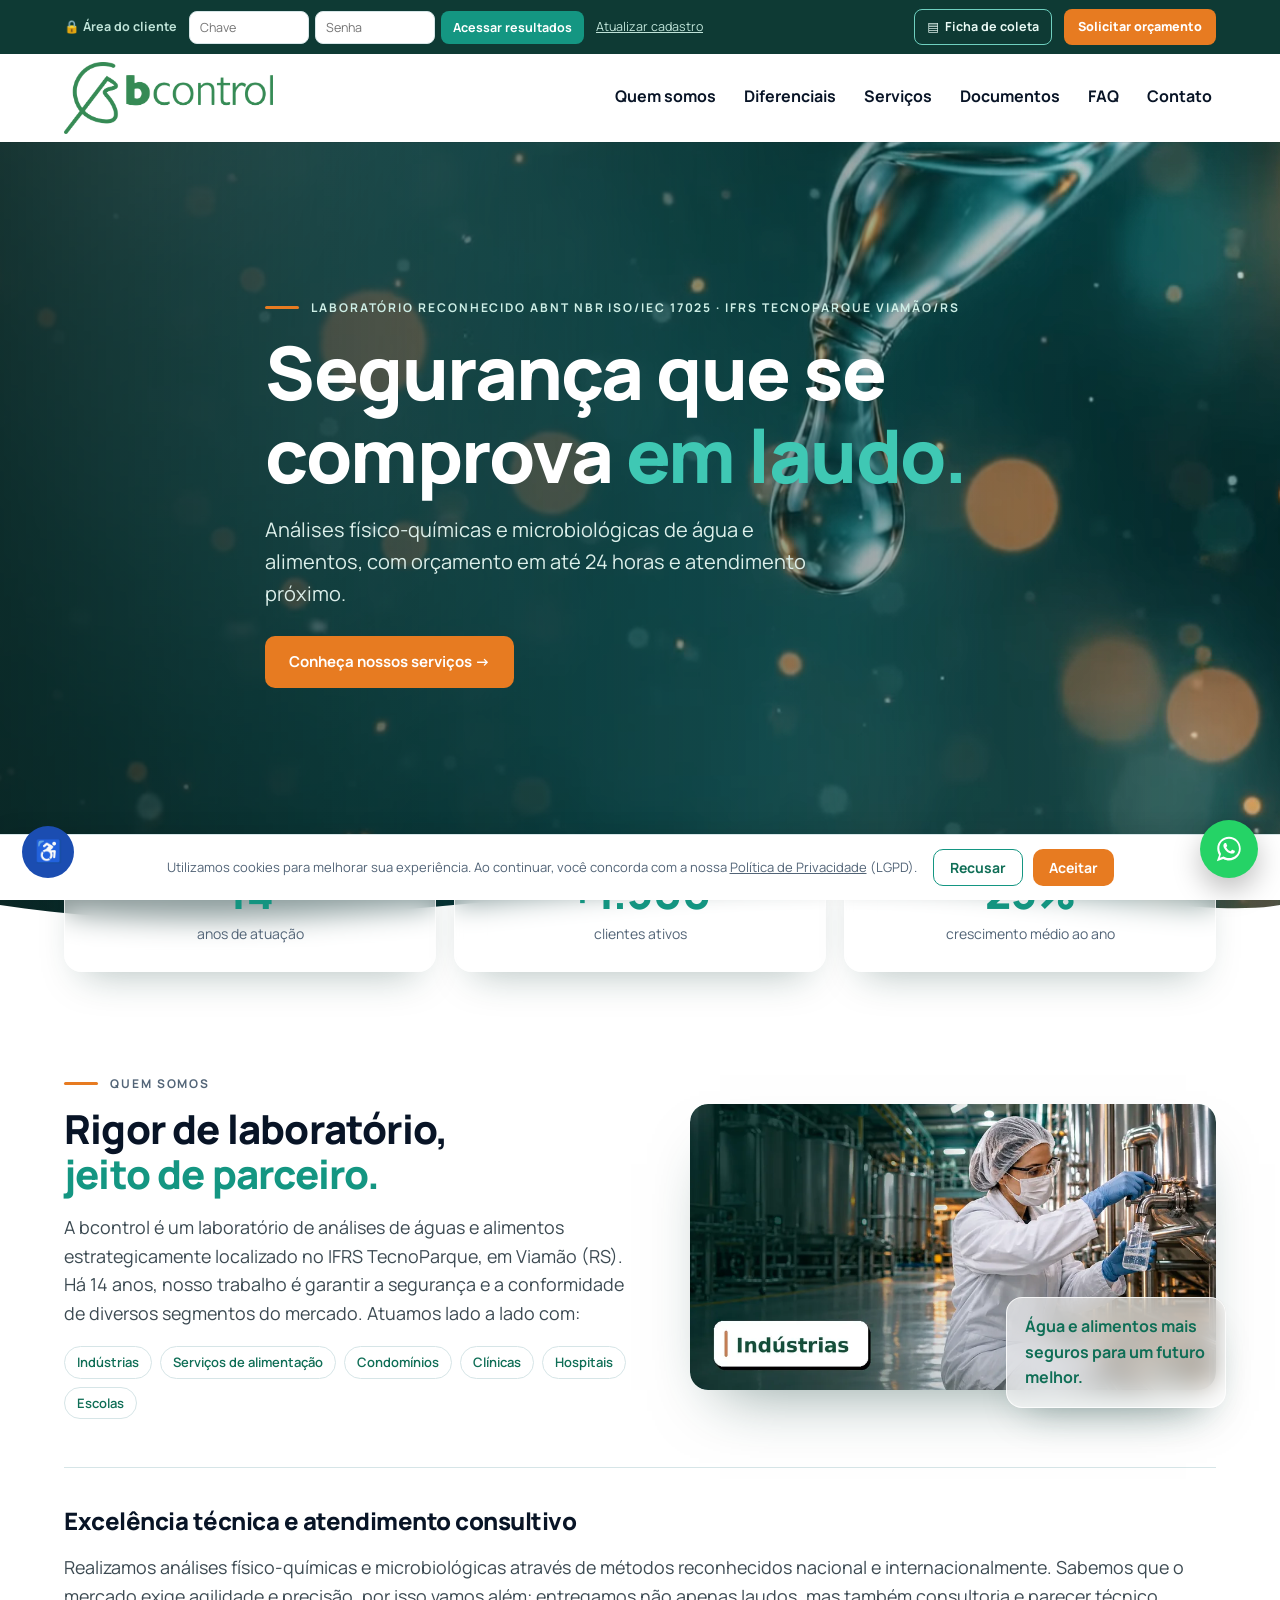
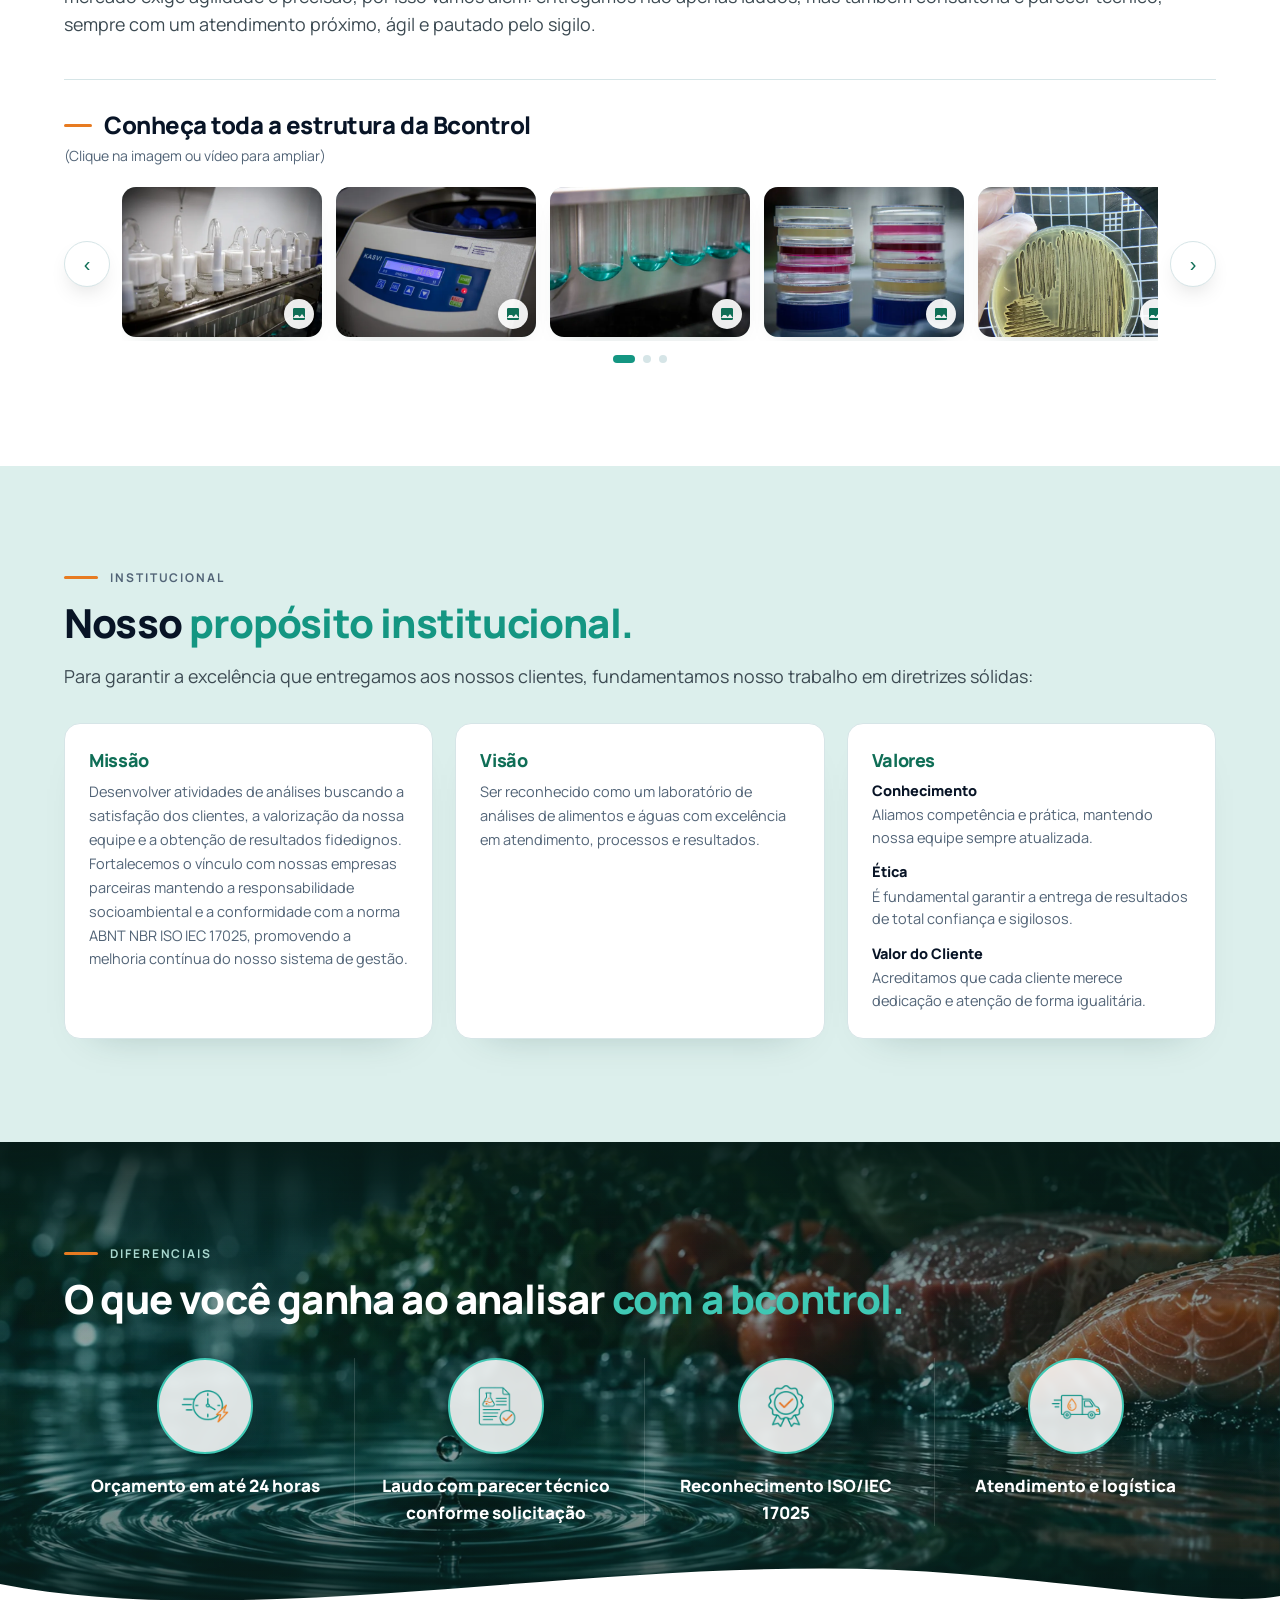
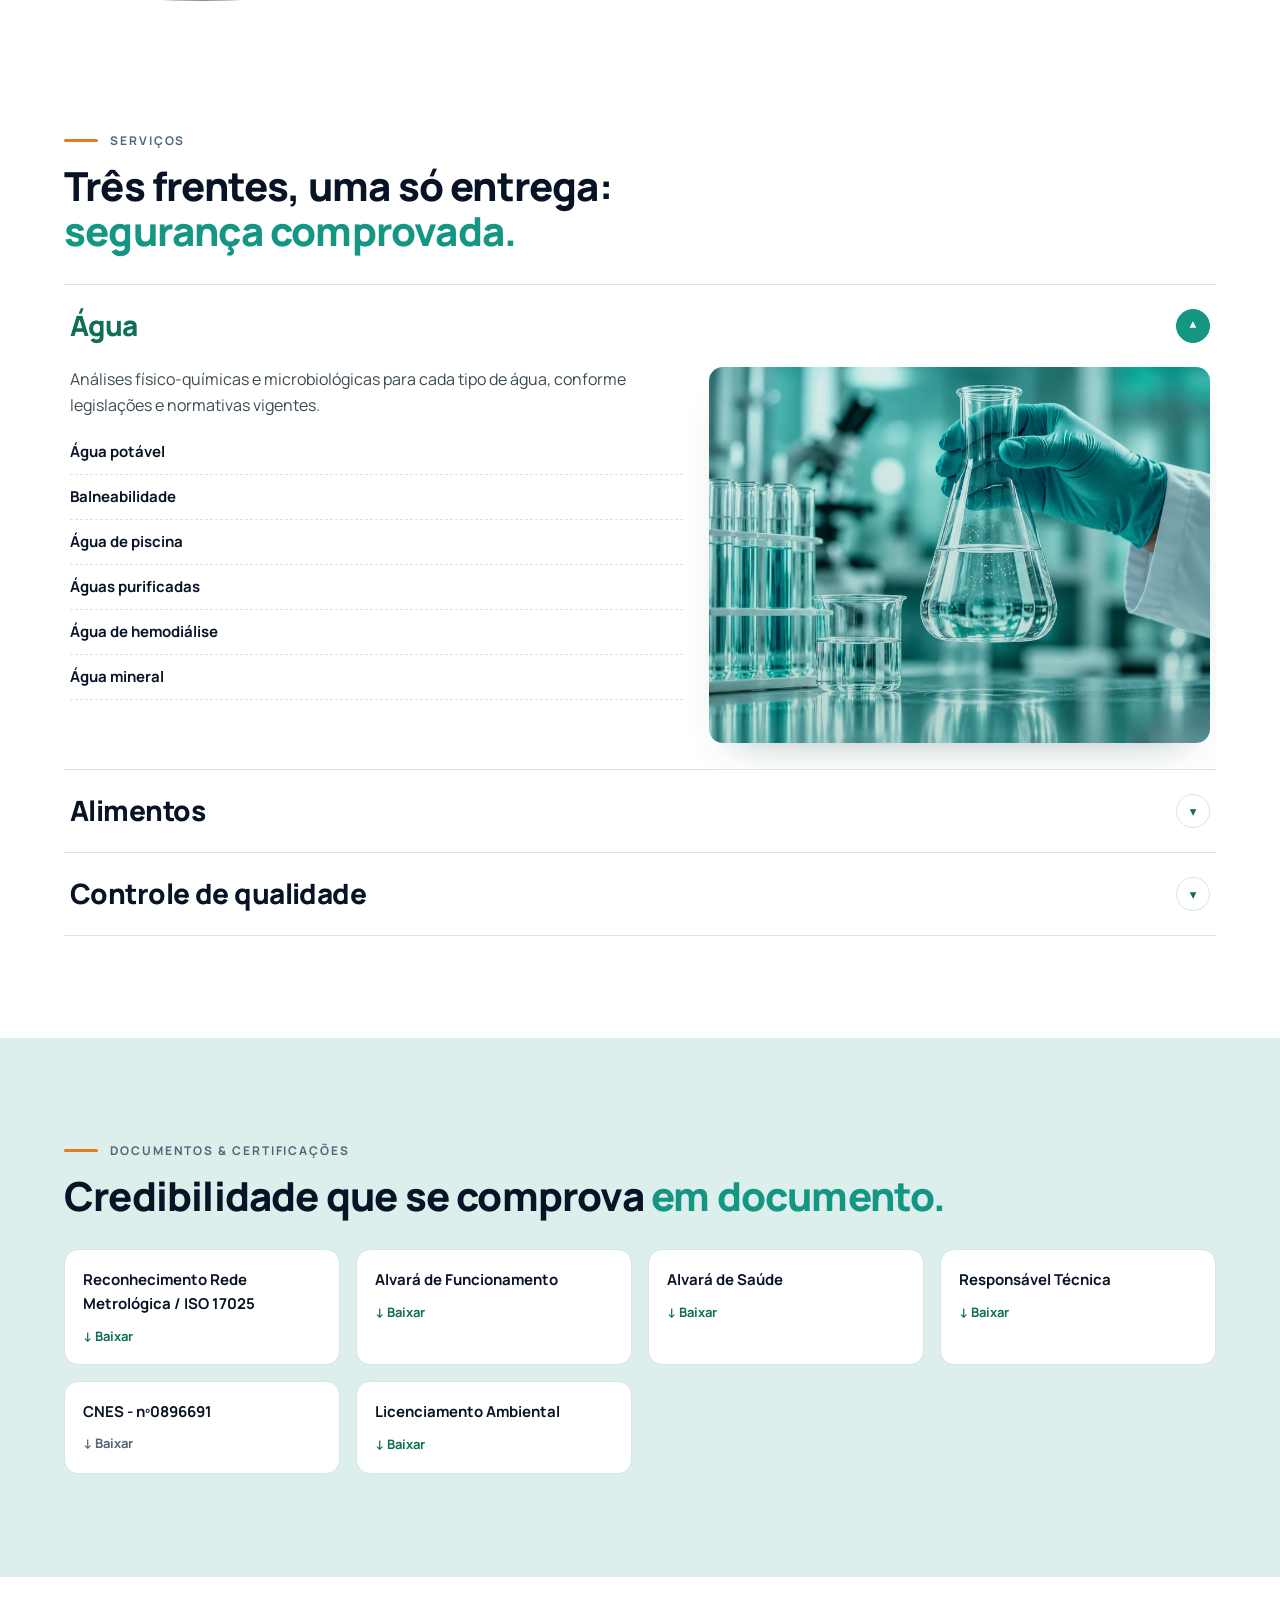
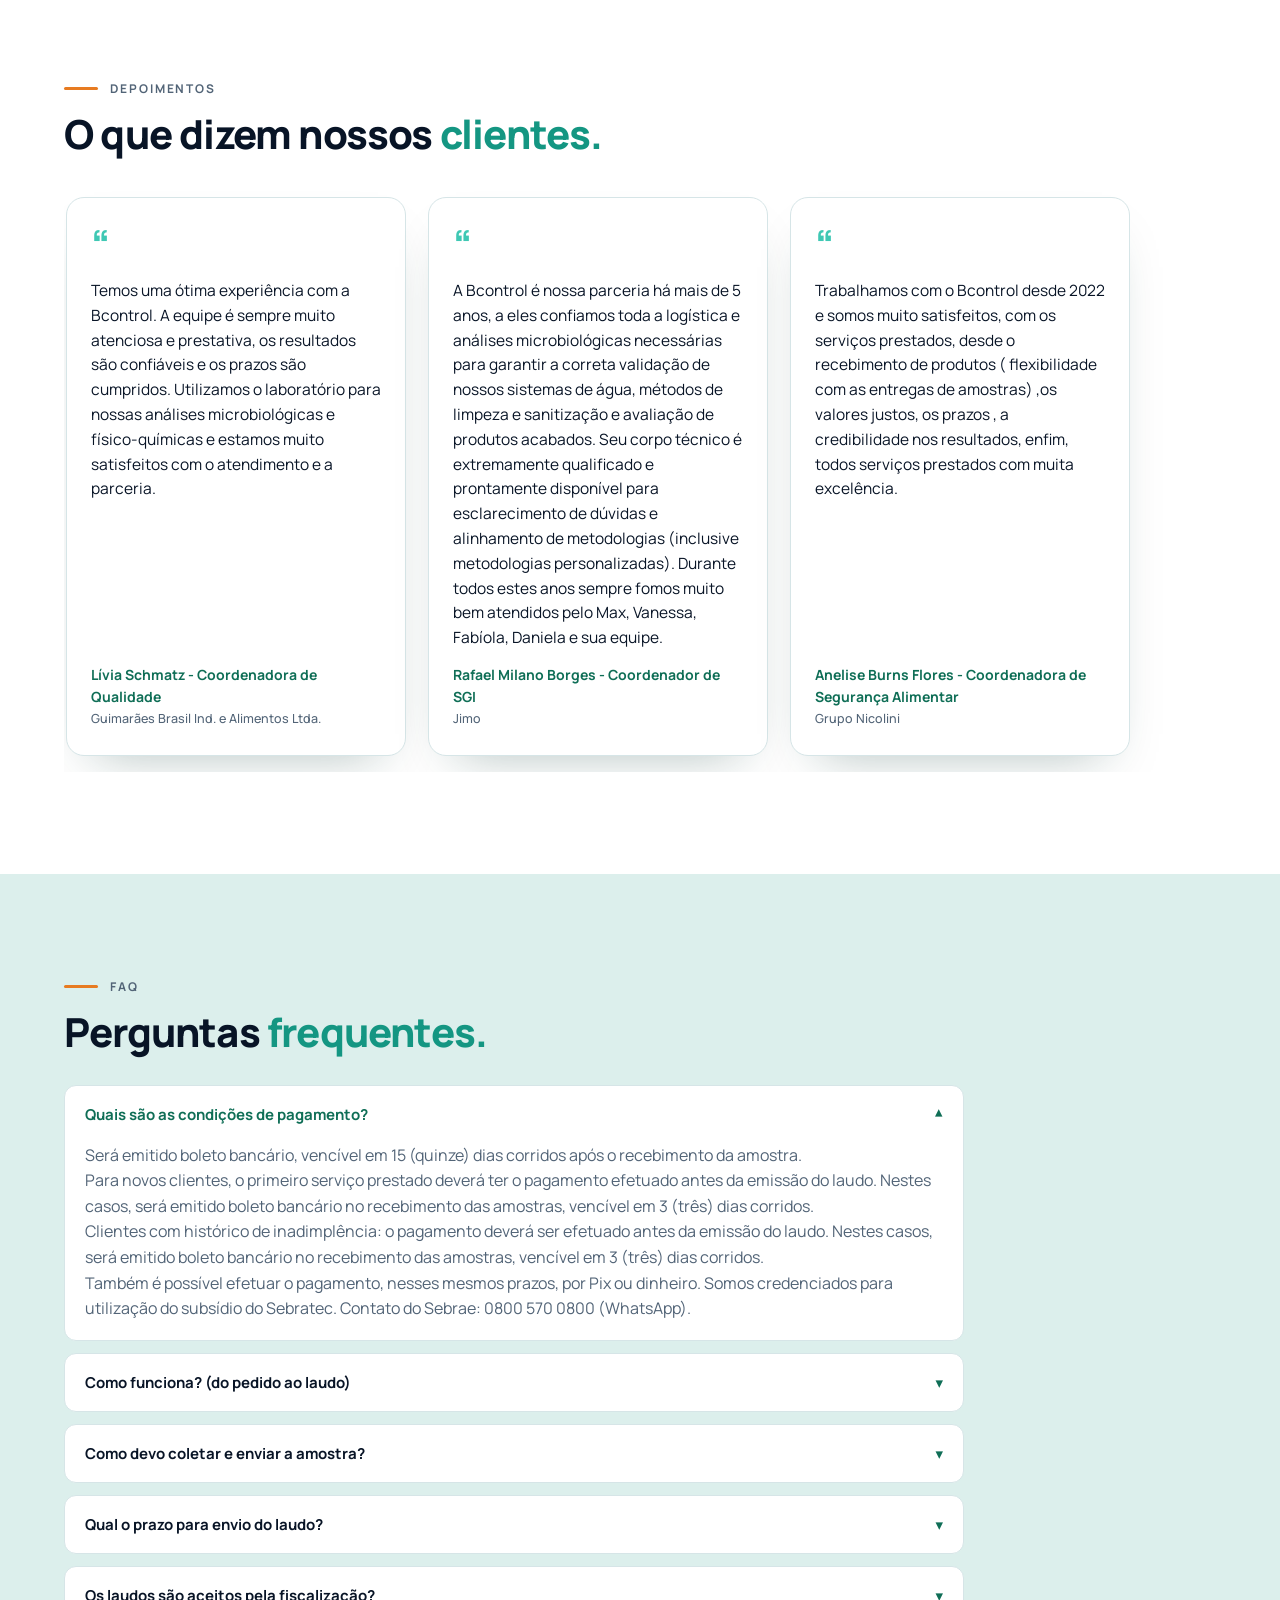
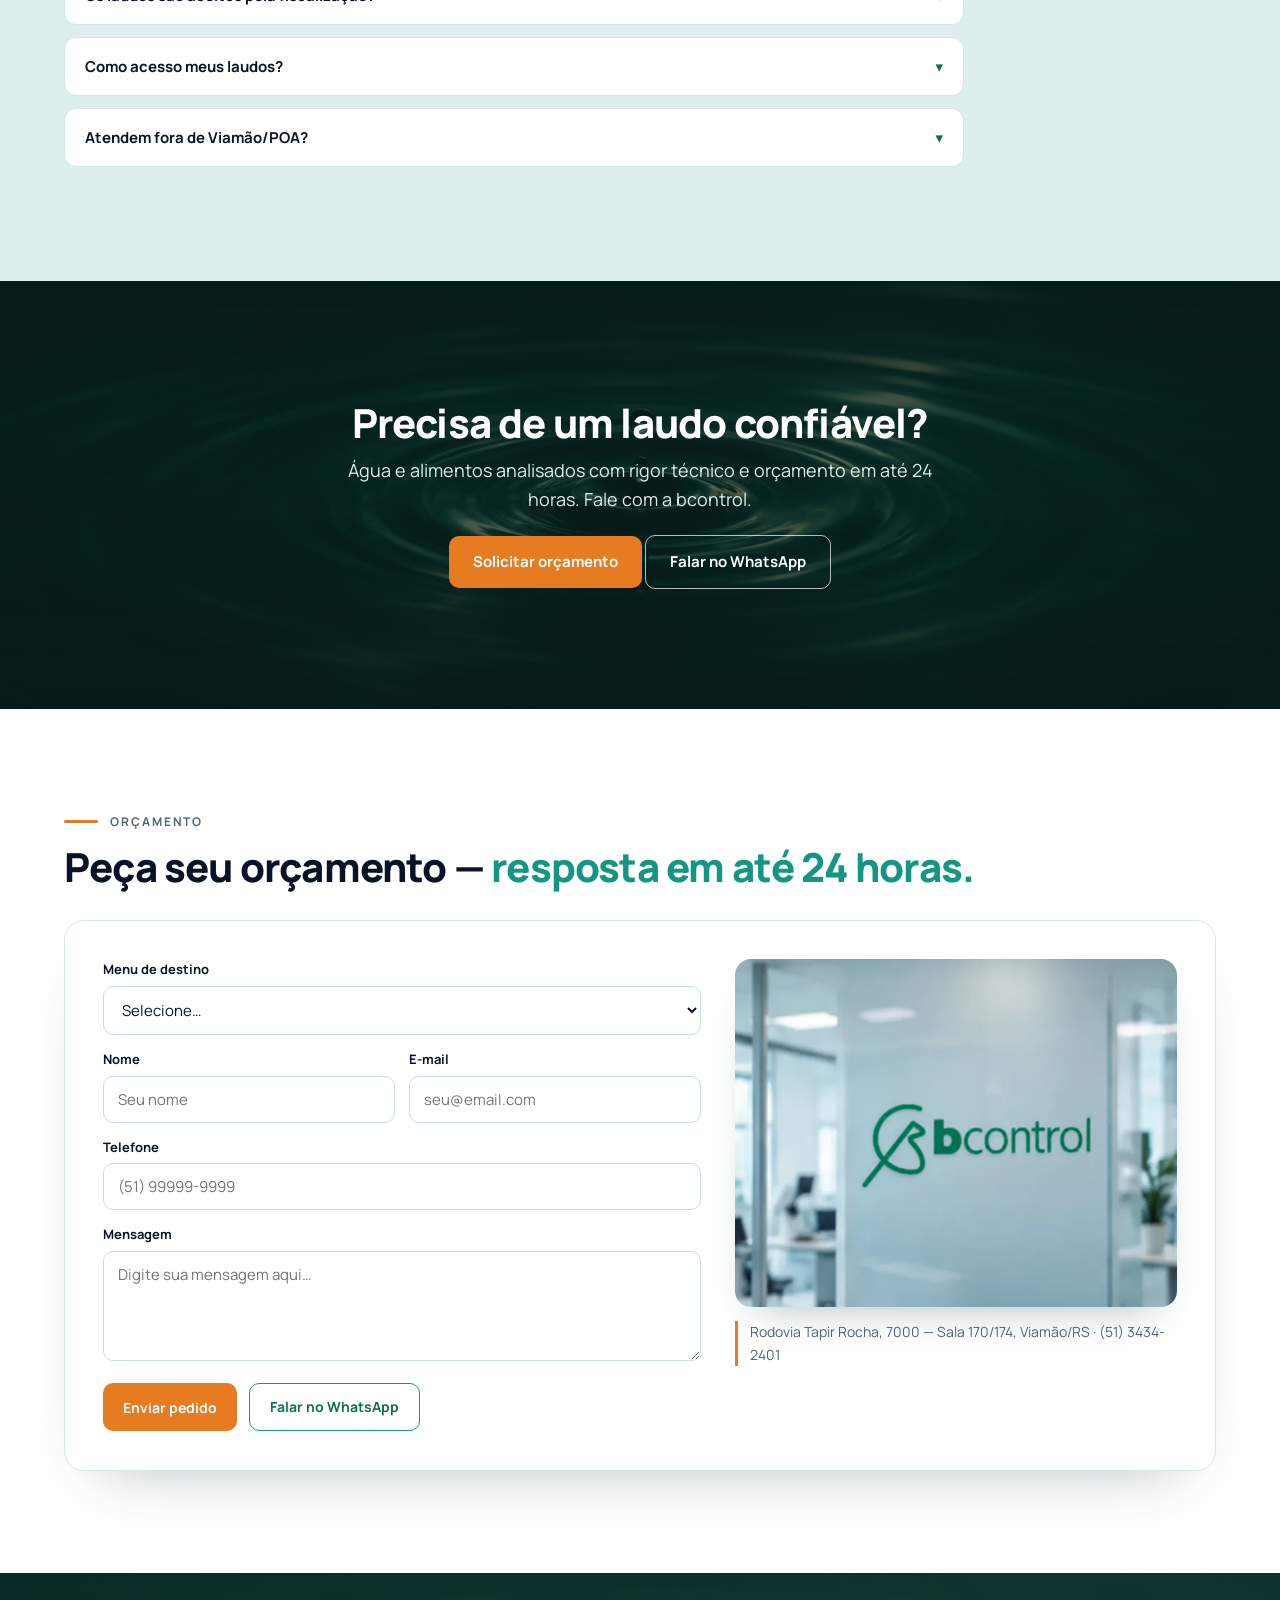
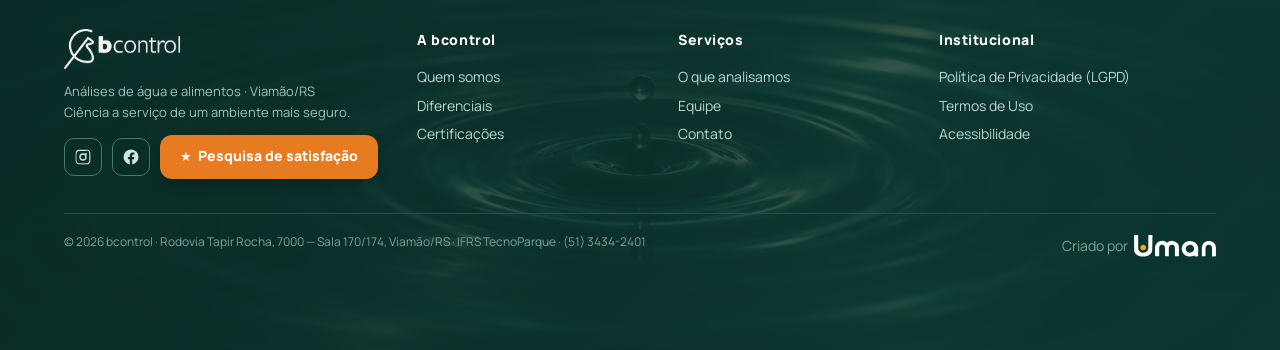
<file: index.html>
<!doctype html>
<html lang="pt-BR">
<head>
<meta charset="utf-8">
<meta name="viewport" content="width=device-width, initial-scale=1">
<title>bcontrol — Laboratório de análises de água e alimentos em Viamão/RS</title>
<meta name="description" content="Laboratório reconhecido ABNT NBR ISO/IEC 17025 em Viamão/RS. Análises físico-químicas e microbiológicas de água e alimentos, com orçamento em até 24 horas e laudo com parecer técnico conforme solicitação.">
<link rel="canonical" href="https://www.bcontrol.com.br/">
<meta name="robots" content="index, follow">
<meta name="theme-color" content="#0E3A34">
<meta name="color-scheme" content="light">
<meta http-equiv="Cache-Control" content="no-cache, no-store, must-revalidate">
<meta http-equiv="Pragma" content="no-cache">
<meta http-equiv="Expires" content="0">

<!-- Open Graph / Twitter -->
<meta property="og:type" content="website">
<meta property="og:site_name" content="bcontrol">
<meta property="og:locale" content="pt_BR">
<meta property="og:title" content="bcontrol — Laboratório de análises de água e alimentos">
<meta property="og:description" content="Laboratório reconhecido ABNT NBR ISO/IEC 17025 em Viamão/RS. Orçamento em até 24 horas, laudo com parecer técnico conforme solicitação.">
<meta property="og:image" content="https://www.bcontrol.com.br/assets/hero_fundo.png?v=2">
<meta property="og:url" content="https://www.bcontrol.com.br/">
<meta name="twitter:card" content="summary_large_image">
<meta name="twitter:title" content="bcontrol — Laboratório de análises de água e alimentos">
<meta name="twitter:description" content="Laboratório reconhecido ABNT NBR ISO/IEC 17025 em Viamão/RS. Orçamento em até 24 horas, laudo com parecer técnico conforme solicitação.">
<meta name="twitter:image" content="https://www.bcontrol.com.br/assets/hero_fundo.png?v=2">

<!-- Favicons -->
<link rel="icon" href="assets/favicon/favicon.ico" sizes="any">
<link rel="icon" type="image/png" sizes="32x32" href="assets/favicon/icon-32.png">
<link rel="icon" type="image/png" sizes="16x16" href="assets/favicon/icon-16.png">
<link rel="apple-touch-icon" sizes="180x180" href="assets/favicon/apple-touch-icon.png">

<link rel="preconnect" href="https://fonts.googleapis.com">
<link rel="preconnect" href="https://fonts.gstatic.com" crossorigin>
<link href="https://fonts.googleapis.com/css2?family=Manrope:wght@400;500;600;700;800&display=swap" rel="stylesheet">
<link rel="stylesheet" href="css/style.css?v=16">

<script type="application/ld+json">
{
  "@context": "https://schema.org",
  "@type": "LocalBusiness",
  "name": "bcontrol",
  "image": "https://www.bcontrol.com.br/assets/hero_fundo.png?v=2",
  "description": "Laboratório de análises de água e alimentos reconhecido ABNT NBR ISO/IEC 17025.",
  "url": "https://www.bcontrol.com.br/",
  "telephone": "+55-51-3434-2401",
  "address": {
    "@type": "PostalAddress",
    "streetAddress": "Rodovia Tapir Rocha, 7000 — Sala 170/174, IFRS TecnoParque",
    "addressLocality": "Viamão",
    "addressRegion": "RS",
    "addressCountry": "BR"
  },
  "areaServed": "Rio Grande do Sul",
  "priceRange": "$$"
}
</script>
</head>
<body>
<a class="skip" href="#hero">Pular para o conteúdo</a>

<!-- HEADER -->
<header class="hd">
  <div class="client"><div class="wrap">
    <span class="lab">🔒 Área do cliente</span>
    <form id="formResult" action="https://www.resultados.com.br/index.aspx?origem=BIOCONTROL" method="post" target="_blank" rel="noopener" autocomplete="off">
      <input type="hidden" name="frame" value="S">
      <input type="hidden" name="redir" value="http://www.resultados.com.br">
      <label class="sr-only" for="loginChave">Chave</label>
      <input class="cinput" id="loginChave" name="identificacao" maxlength="20" placeholder="Chave" aria-label="Chave">
      <label class="sr-only" for="loginSenha">Senha</label>
      <input class="cinput" id="loginSenha" name="senha" maxlength="8" type="password" placeholder="Senha" aria-label="Senha">
      <button class="mini-teal" type="submit">Acessar resultados</button>
    </form>
    <a class="lnk" id="cadastroLink" href="https://forms.gle/hZG2yAordd6pP9uJ8" target="_blank" rel="noopener">Atualizar cadastro</a>
    <a class="kit" href="assets/docs/coleta_de_amostras.pdf" download data-ga="download_kit">▤ <span class="kit-label">Ficha de coleta</span></a>
    <a class="cbtn-orc" href="#contato">Solicitar orçamento</a>
  </div></div>
  <div class="main">
    <a class="brand" href="#hero"><picture><source srcset="assets/logo.webp?v=4" type="image/webp"><img src="assets/logo.png?v=4" alt="bcontrol" width="304" height="105"></picture></a>
    <button class="burger" id="burger" aria-label="Abrir menu" aria-expanded="false" aria-controls="menu">☰</button>
    <nav class="menu" id="menu" aria-label="Navegação principal">
      <a href="#quem">Quem somos</a><a href="#dif">Diferenciais</a><a href="#serv">Serviços</a>
      <a href="#docs">Documentos</a><a href="#equipe" data-section-link="equipe" hidden>Equipe</a><a href="#clientes" data-section-link="clientes" hidden>Clientes</a>
      <a href="#faq">FAQ</a><a href="#contato">Contato</a>
    </nav>
  </div>
</header>

<!-- HERO -->
<section class="hero" id="hero">
  <video id="heroVid" muted loop playsinline preload="metadata" poster="assets/hero_fundo.webp?v=2" aria-hidden="true">
    <source src="assets/hero.webm" type="video/webm">
    <source src="assets/hero.mp4" type="video/mp4">
  </video>
  <div class="wrap">
    <div class="eyebrow reveal">Laboratório reconhecido ABNT NBR ISO/IEC 17025 · IFRS TecnoParque Viamão/RS</div>
    <h1 class="reveal d1">Segurança que se comprova <span>em laudo.</span></h1>
    <p class="reveal d2">Análises físico-químicas e microbiológicas de água e alimentos, com orçamento em até 24 horas e atendimento próximo.</p>
    <a class="btn solid reveal d3" href="#serv" style="font-size:15px;padding:14px 24px">Conheça nossos serviços →</a>
  </div>
  <div class="wave"><svg viewBox="0 0 1440 90" preserveAspectRatio="none" aria-hidden="true"><path fill="#ffffff" d="M0,60 C360,110 720,10 1080,40 C1260,55 1380,70 1440,60 L1440,90 L0,90 Z"></path></svg></div>
</section>

<!-- NÚMEROS -->
<div class="nums"><div class="wrap"><div class="grid" id="statsGrid">
  <div class="glass reveal"><div class="n">…</div><div class="l">carregando</div></div>
</div></div></div>

<!-- QUEM SOMOS -->
<section class="sec bgwhite" id="quem"><div class="wrap">
  <div class="grid2">
    <div class="reveal">
      <div class="eyebrow">Quem somos</div>
      <h2 class="h2">Rigor de laboratório,<br><span class="tl">jeito de parceiro.</span></h2>
      <p class="lead" style="margin-top:16px">A bcontrol é um laboratório de análises de águas e alimentos estrategicamente localizado no IFRS TecnoParque, em Viamão (RS). Há 14 anos, nosso trabalho é garantir a segurança e a conformidade de diversos segmentos do mercado. Atuamos lado a lado com:</p>
      <div class="chips" style="margin-top:18px">
        <span class="chip sec">Indústrias</span>
        <span class="chip sec">Serviços de alimentação</span>
        <span class="chip sec">Condomínios</span>
        <span class="chip sec">Clínicas</span>
        <span class="chip sec">Hospitais</span>
        <span class="chip sec">Escolas</span>
      </div>
    </div>
    <div class="quem-img reveal d1">
      <div class="quem-carousel" id="quemCarousel" role="img" aria-label="Segmentos atendidos pela bcontrol: indústrias, serviços de alimentação, condomínios e clínicas"></div>
      <div class="quem-badge">Água e alimentos mais seguros para um futuro melhor.</div>
    </div>
  </div>
  <div class="quem-extra reveal">
    <h3>Excelência técnica e atendimento consultivo</h3>
    <p class="lead">Realizamos análises físico-químicas e microbiológicas através de métodos reconhecidos nacional e internacionalmente. Sabemos que o mercado exige agilidade e precisão, por isso vamos além: entregamos não apenas laudos, mas também consultoria e parecer técnico, sempre com um atendimento próximo, ágil e pautado pelo sigilo.</p>
  </div>
  <div class="gallery-block reveal" id="galleryBlock" hidden>
    <h3 class="gallery-title">Conheça toda a estrutura da Bcontrol</h3>
    <p class="gallery-sub">(Clique na imagem ou vídeo para ampliar)</p>
    <div class="gallery-wrap">
      <button class="gnav prev" data-g="galleryTrack" aria-label="Anterior">‹</button>
      <div class="gallery-track" id="galleryTrack"></div>
      <button class="gnav next" data-g="galleryTrack" aria-label="Próximo">›</button>
    </div>
    <div class="gallery-dots" id="galleryDots"></div>
  </div>
</div></section>

<!-- PROPÓSITO INSTITUCIONAL -->
<section class="sec paper2" id="proposito"><div class="wrap">
  <div class="eyebrow reveal">Institucional</div>
  <h2 class="h2 reveal d1">Nosso <span class="tl">propósito institucional.</span></h2>
  <p class="lead reveal d2" style="margin-top:16px;max-width:none">Para garantir a excelência que entregamos aos nossos clientes, fundamentamos nosso trabalho em diretrizes sólidas:</p>
  <div class="mvv reveal d2">
    <div class="mvv-card">
      <h3>Missão</h3>
      <p>Desenvolver atividades de análises buscando a satisfação dos clientes, a valorização da nossa equipe e a obtenção de resultados fidedignos. Fortalecemos o vínculo com nossas empresas parceiras mantendo a responsabilidade socioambiental e a conformidade com a norma ABNT NBR ISO IEC 17025, promovendo a melhoria contínua do nosso sistema de gestão.</p>
    </div>
    <div class="mvv-card">
      <h3>Visão</h3>
      <p>Ser reconhecido como um laboratório de análises de alimentos e águas com excelência em atendimento, processos e resultados.</p>
    </div>
    <div class="mvv-card">
      <h3>Valores</h3>
      <ul>
        <li><b>Conhecimento</b>Aliamos competência e prática, mantendo nossa equipe sempre atualizada.</li>
        <li><b>Ética</b>É fundamental garantir a entrega de resultados de total confiança e sigilosos.</li>
        <li><b>Valor do Cliente</b>Acreditamos que cada cliente merece dedicação e atenção de forma igualitária.</li>
      </ul>
    </div>
  </div>
</div></section>

<!-- DIFERENCIAIS -->
<section class="sec dark" id="dif"><div class="water-full" id="difWater"></div><div class="dif-overlay"></div><div class="wrap">
  <div class="eyebrow reveal">Diferenciais</div>
  <h2 class="h2 reveal d1" style="color:#fff">O que você ganha ao analisar <span style="color:var(--teal-l)">com a bcontrol.</span></h2>
  <div class="difs">
    <div class="dif reveal"><div class="ring"><picture><source srcset="assets/ic_orcamento.webp" type="image/webp"><img src="assets/ic_orcamento.png" alt="" width="56" height="56" loading="lazy"></picture></div><b>Orçamento em até 24 horas</b></div>
    <div class="dif reveal d1"><div class="ring"><picture><source srcset="assets/ic_laudo.webp" type="image/webp"><img src="assets/ic_laudo.png" alt="" width="56" height="56" loading="lazy"></picture></div><b>Laudo com parecer técnico conforme solicitação</b></div>
    <div class="dif reveal d2"><div class="ring"><picture><source srcset="assets/ic_iso.webp" type="image/webp"><img src="assets/ic_iso.png" alt="" width="56" height="56" loading="lazy"></picture></div><b>Reconhecimento ISO/IEC 17025</b></div>
    <div class="dif reveal d3"><div class="ring"><picture><source srcset="assets/ic_logistica.webp" type="image/webp"><img src="assets/ic_logistica.png" alt="" width="56" height="56" loading="lazy"></picture></div><b>Atendimento e logística</b></div>
  </div>
</div><div class="wave difwave"><svg viewBox="0 0 1440 90" preserveAspectRatio="none" aria-hidden="true"><path fill="#ffffff" d="M0,44 C300,96 720,6 1080,34 C1270,48 1380,66 1440,56 L1440,90 L0,90 Z"></path></svg></div></section>

<!-- SERVIÇOS -->
<section class="sec" id="serv"><div class="wrap">
  <div class="eyebrow reveal">Serviços</div>
  <h2 class="h2 reveal d1">Três frentes, uma só entrega:<br><span class="tl">segurança comprovada.</span></h2>
  <div class="acc reveal d2" id="accServ" aria-live="polite"></div>
</div></section>

<!-- DOCUMENTOS -->
<section class="sec paper2" id="docs"><div class="wrap">
  <div class="eyebrow reveal">Documentos & certificações</div>
  <h2 class="h2 reveal d1">Credibilidade que se comprova <span class="tl">em documento.</span></h2>
  <div class="docs" id="docsGrid"></div>
</div></section>

<!-- EQUIPE -->
<section class="sec bgwhite" id="equipe" hidden><div class="wrap">
  <div class="eyebrow reveal">Equipe</div>
  <h2 class="h2 reveal d1">Nossa <span class="tl">equipe.</span></h2>
  <div class="slider equipe reveal d2">
    <button class="snav prev" data-t="teamTrack" aria-label="Anterior">‹</button>
    <div class="track" id="teamTrack"></div>
    <button class="snav next" data-t="teamTrack" aria-label="Próximo">›</button>
  </div>
  <div class="dots" id="teamDots"></div>
</div></section>

<!-- CLIENTES -->
<section class="sec paper2" id="clientes" hidden><div class="wrap">
  <div class="eyebrow reveal">Clientes</div>
  <h2 class="h2 reveal d1">Quem confia na <span class="tl">bcontrol.</span></h2>
  <div class="logos reveal d2"><div class="row" id="logorow"></div></div>
  <p class="reveal" style="text-align:center;color:var(--muted);font-size:12px;margin-top:12px">[logos utilizados mediante autorização]</p>
</div></section>

<!-- DEPOIMENTOS -->
<section class="sec bgwhite" id="depo"><div class="wrap">
  <div class="eyebrow reveal">Depoimentos</div>
  <h2 class="h2 reveal d1">O que dizem nossos <span class="tl">clientes.</span></h2>
  <div class="slider reveal d2">
    <button class="snav prev" data-t="testiTrack" aria-label="Anterior">‹</button>
    <div class="track" id="testiTrack"></div>
    <button class="snav next" data-t="testiTrack" aria-label="Próximo">›</button>
  </div>
  <div class="dots" id="testiDots"></div>
</div></section>

<!-- FAQ -->
<section class="sec paper2" id="faq"><div class="wrap">
  <div class="eyebrow reveal">FAQ</div>
  <h2 class="h2 reveal d1">Perguntas <span class="tl">frequentes.</span></h2>
  <div class="faq reveal d2" id="accFaq" aria-live="polite"></div>
</div></section>

<!-- FAIXA CTA (parallax) -->
<section id="cta">
  <div class="cta-bg" id="ctaBg"></div>
  <div class="cta-ov"></div>
  <div class="wrap reveal">
    <h2>Precisa de um laudo confiável?</h2>
    <p>Água e alimentos analisados com rigor técnico e orçamento em até 24 horas. Fale com a bcontrol.</p>
    <div class="cta-row"><a class="btn solid" href="#contato" style="font-size:15px;padding:14px 24px">Solicitar orçamento</a> <a class="btn ghostw" data-wa-link href="#contato" style="font-size:15px;padding:14px 24px">Falar no WhatsApp</a></div>
  </div>
</section>

<!-- ORÇAMENTO -->
<section class="sec bgwhite" id="contato"><div class="wrap">
  <div class="eyebrow reveal">Orçamento</div>
  <h2 class="h2 reveal d1">Peça seu orçamento — <span class="tl">resposta em até 24 horas.</span></h2>
  <div class="formwrap reveal d2">
    <form id="formOrc" autocomplete="off">
      <div class="field hp"><label for="empresa_site">Não preencher</label><input id="empresa_site" name="empresa_site" tabindex="-1" autocomplete="off"></div>
      <div class="field"><label for="orcSetor">Menu de destino</label>
        <select id="orcSetor" name="setor" required><option value="">Selecione…</option><option>Águas</option><option>Alimentos</option><option>Controle de qualidade</option><option>Comercial</option></select></div>
      <div class="f2">
        <div class="field"><label for="orcNome">Nome</label><input id="orcNome" name="nome" placeholder="Seu nome" required></div>
        <div class="field"><label for="orcEmail">E-mail</label><input id="orcEmail" name="email" type="email" placeholder="seu@email.com" required></div>
      </div>
      <div class="field"><label for="orcTelefone">Telefone</label><input id="orcTelefone" name="telefone" placeholder="(51) 99999-9999"></div>
      <div class="field"><label for="orcMensagem">Mensagem</label><textarea id="orcMensagem" name="mensagem" rows="4" placeholder="Digite sua mensagem aqui…"></textarea></div>
      <div class="formbtns">
        <button class="btn solid" type="submit">Enviar pedido</button>
        <a class="btn ghost" data-wa-link href="#contato">Falar no WhatsApp</a>
      </div>
      <div class="field-msg" id="formOrcMsg" role="status"></div>
    </form>
    <div class="office">
      <picture><source srcset="assets/escritorio.webp?v=6" type="image/webp"><img src="assets/escritorio.png?v=6" alt="Escritório bcontrol" width="610" height="481" loading="lazy"></picture>
      <div class="addr">Rodovia Tapir Rocha, 7000 — Sala 170/174, Viamão/RS · <span data-phone-display>(51) 3434-2401</span></div>
    </div>
  </div>
</div></section>

<!-- FOOTER -->
<footer>
  <div class="wrap">
    <div class="cols">
      <div>
        <div class="flogo"><img src="assets/logo.webp?v=4" alt="bcontrol" width="116" height="40"></div>
        <div style="font-size:13px;color:#9fc4bb">Análises de água e alimentos · Viamão/RS<br>Ciência a serviço de um ambiente mais seguro.</div>
        <div class="social">
          <a id="socialInstagram" href="#" data-toast="Instagram: aguardando link oficial" aria-label="Instagram"><svg viewBox="0 0 24 24" aria-hidden="true"><path d="M12 2.2c3.2 0 3.6 0 4.9.07 1.17.05 1.8.25 2.23.42.56.22.96.48 1.38.9.42.42.68.82.9 1.38.17.42.37 1.06.42 2.23.06 1.27.07 1.65.07 4.85s0 3.58-.07 4.85c-.05 1.17-.25 1.8-.42 2.23-.22.56-.48.96-.9 1.38-.42.42-.82.68-1.38.9-.42.17-1.06.37-2.23.42-1.27.06-1.65.07-4.85.07s-3.58 0-4.85-.07c-1.17-.05-1.8-.25-2.23-.42a3.7 3.7 0 0 1-1.38-.9 3.7 3.7 0 0 1-.9-1.38c-.17-.42-.37-1.06-.42-2.23C2.2 15.58 2.2 15.2 2.2 12s0-3.58.07-4.85c.05-1.17.25-1.8.42-2.23.22-.56.48-.96.9-1.38.42-.42.82-.68 1.38-.9.42-.17 1.06-.37 2.23-.42C8.42 2.2 8.8 2.2 12 2.2Zm0 1.8c-3.14 0-3.5 0-4.74.07-.9.04-1.38.19-1.7.32-.43.16-.73.36-1.05.68-.32.32-.52.62-.68 1.05-.13.32-.28.8-.32 1.7C3.24 8.5 3.24 8.86 3.24 12s0 3.5.07 4.74c.04.9.19 1.38.32 1.7.16.43.36.73.68 1.05.32.32.62.52 1.05.68.32.13.8.28 1.7.32 1.24.07 1.6.07 4.74.07s3.5 0 4.74-.07c.9-.04 1.38-.19 1.7-.32.43-.16.73-.36 1.05-.68.32-.32.52-.62.68-1.05.13-.32.28-.8.32-1.7.07-1.24.07-1.6.07-4.74s0-3.5-.07-4.74c-.04-.9-.19-1.38-.32-1.7a2.8 2.8 0 0 0-.68-1.05 2.8 2.8 0 0 0-1.05-.68c-.32-.13-.8-.28-1.7-.32C15.5 4 15.14 4 12 4Zm0 3.06A4.94 4.94 0 1 1 12 16.94 4.94 4.94 0 0 1 12 7.06Zm0 1.8a3.14 3.14 0 1 0 0 6.28 3.14 3.14 0 0 0 0-6.28Zm5.14-.9a1.15 1.15 0 1 1-2.3 0 1.15 1.15 0 0 1 2.3 0Z"/></svg></a>
          <a id="socialFacebook" href="#" data-toast="Facebook: aguardando link oficial" aria-label="Facebook"><svg viewBox="0 0 24 24" aria-hidden="true"><path d="M22 12a10 10 0 1 0-11.56 9.88v-6.99H7.9V12h2.54V9.8c0-2.5 1.49-3.89 3.78-3.89 1.09 0 2.24.2 2.24.2v2.46h-1.26c-1.24 0-1.63.77-1.63 1.56V12h2.78l-.44 2.89h-2.34v6.99A10 10 0 0 0 22 12Z"/></svg></a>
          <a class="satisfacao-cta" href="https://docs.google.com/forms/d/e/1FAIpQLSdmC50RH0NSR2UGfiISusCcfM5GoF6Qg5H8NadNYwDJ1VHHrw/viewform" target="_blank" rel="noopener">Pesquisa de satisfação</a>
        </div>
      </div>
      <div><h4>A bcontrol</h4><a href="#quem">Quem somos</a><a href="#dif">Diferenciais</a><a href="#docs">Certificações</a></div>
      <div><h4>Serviços</h4><a href="#serv">O que analisamos</a><a href="#equipe" data-section-link="equipe" hidden>Equipe</a><a href="#contato">Contato</a></div>
      <div><h4>Institucional</h4><a href="privacidade.html">Política de Privacidade (LGPD)</a><a href="termos.html">Termos de Uso</a><a href="privacidade.html#acessibilidade">Acessibilidade</a></div>
    </div>
    <div class="copy"><span>© 2026 bcontrol · <span data-address>Rodovia Tapir Rocha, 7000 — Sala 170/174, Viamão/RS · IFRS TecnoParque</span> · <span data-phone-display>(51) 3434-2401</span></span><a class="uman-credit" href="https://www.umandigital.com.br" target="_blank" rel="noopener">Criado por <img src="assets/uman-logo.svg?v=2" alt="Uman Digital" width="82" height="22"></a></div>
  </div>
</footer>

<!-- FLOATS -->
<button class="a11y" id="a11yBtn" aria-label="Opções de acessibilidade" aria-expanded="false" aria-controls="a11yPanel">♿</button>
<div class="a11y-panel" id="a11yPanel">
  <h5>Acessibilidade</h5>
  <div class="a11y-row"><button data-a="dec" aria-label="Diminuir fonte">A−</button><button data-a="reset" aria-label="Fonte padrão">A</button><button data-a="inc" aria-label="Aumentar fonte">A+</button></div>
  <div class="a11y-row"><button data-a="contrast">Alto contraste</button></div>
  <div class="a11y-row"><button data-toast="VLibras: integração a confirmar com o cliente">VLibras (Libras)</button></div>
</div>
<a class="fab" data-wa-link href="#contato" aria-label="Falar no WhatsApp"><svg viewBox="0 0 32 32" aria-hidden="true"><path d="M16 3C9 3 3.5 8.5 3.5 15.5c0 2.5.7 4.8 1.9 6.8L3 29l6.9-2.3c1.9 1 4 1.6 6.1 1.6 7 0 12.5-5.5 12.5-12.5S23 3 16 3Zm0 22.7c-1.9 0-3.7-.5-5.3-1.5l-.4-.2-4.1 1.3 1.3-4-.2-.4a10.1 10.1 0 0 1-1.6-5.4C5.4 9.6 10.1 5 16 5s10.6 4.6 10.6 10.5S21.9 25.7 16 25.7Zm5.8-7.8c-.3-.2-1.9-.9-2.1-1s-.5-.2-.7.2c-.2.3-.8 1-.9 1.1-.2.2-.3.2-.6.1-.3-.2-1.4-.5-2.6-1.6-1-.9-1.6-1.9-1.8-2.2-.2-.3 0-.5.1-.7l.5-.5c.2-.2.2-.3.3-.5.1-.2 0-.4 0-.6l-.9-2.1c-.2-.6-.5-.5-.7-.5h-.6c-.2 0-.5.1-.8.4-.3.3-1 1-1 2.5s1.1 2.9 1.2 3.1c.2.2 2.1 3.3 5.1 4.6.7.3 1.3.5 1.7.6.7.2 1.4.2 1.9.1.6-.1 1.9-.8 2.1-1.5.3-.7.3-1.4.2-1.5-.1-.1-.3-.2-.6-.4Z"/></svg></a>
<div class="cookie" id="cookie" role="dialog" aria-label="Aviso de cookies" hidden>
  <span>Utilizamos cookies para melhorar sua experiência. Ao continuar, você concorda com a nossa <a href="privacidade.html" style="text-decoration:underline">Política de Privacidade</a> (LGPD).</span>
  <div class="cookie-btns">
    <button class="btn ghost" style="padding:8px 16px" id="cookieReject">Recusar</button>
    <button class="btn solid" style="padding:8px 16px" id="cookieAccept">Aceitar</button>
  </div>
</div>
<div class="toast" id="toast" role="status" aria-live="polite"></div>

<div class="lightbox" id="lightbox" role="dialog" aria-modal="true" aria-label="Visualização ampliada">
  <button class="lightbox-close" id="lightboxClose" aria-label="Fechar">&times;</button>
  <button class="lightbox-nav prev" id="lightboxPrev" aria-label="Item anterior">‹</button>
  <div class="lightbox-inner" id="lightboxInner"></div>
  <button class="lightbox-nav next" id="lightboxNext" aria-label="Próximo item">›</button>
</div>

<script src="js/main.js?v=15"></script>
</body>
</html>
</file>
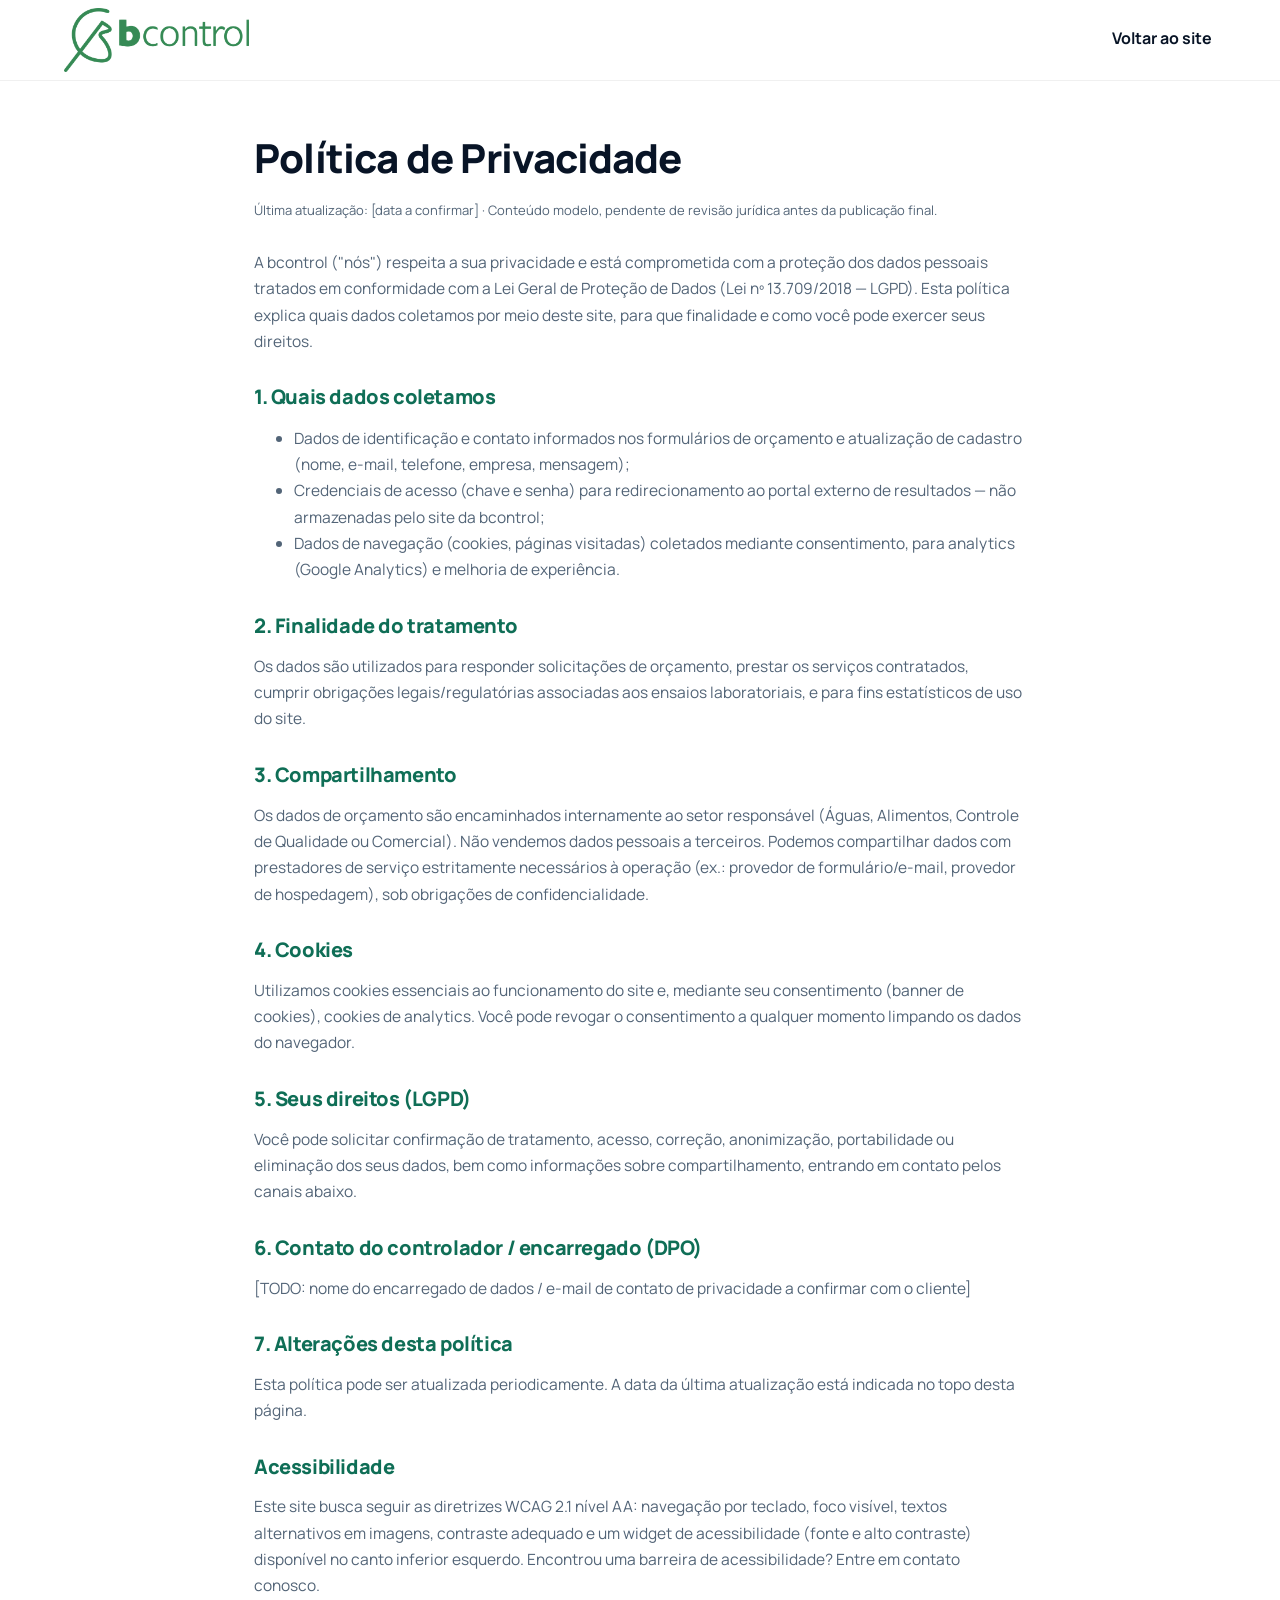
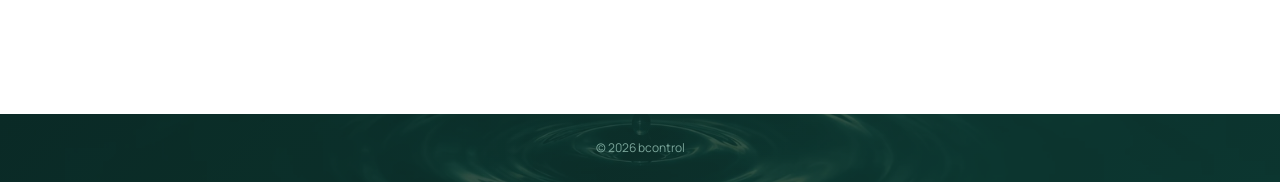
<file: privacidade.html>
<!doctype html>
<html lang="pt-BR">
<head>
<meta charset="utf-8">
<meta name="viewport" content="width=device-width, initial-scale=1">
<meta name="color-scheme" content="light">
<title>Política de Privacidade — bcontrol</title>
<meta name="description" content="Política de Privacidade e LGPD da bcontrol — laboratório de análises de água e alimentos.">
<link rel="canonical" href="https://www.bcontrol.com.br/privacidade.html">
<meta name="robots" content="index, follow">
<meta http-equiv="Cache-Control" content="no-cache, no-store, must-revalidate">
<meta http-equiv="Pragma" content="no-cache">
<meta http-equiv="Expires" content="0">
<link rel="icon" href="assets/favicon/favicon.ico" sizes="any">
<link rel="preconnect" href="https://fonts.googleapis.com">
<link href="https://fonts.googleapis.com/css2?family=Manrope:wght@400;500;600;700;800&display=swap" rel="stylesheet">
<link rel="stylesheet" href="css/style.css?v=16">
</head>
<body>
<a class="skip" href="#main">Pular para o conteúdo</a>
<header class="hd"><div class="main">
  <a class="brand" href="index.html"><img src="assets/logo.png?v=4" alt="bcontrol" style="height:64px;width:auto"></a>
  <nav class="menu" style="display:flex" aria-label="Navegação"><a href="index.html">Voltar ao site</a></nav>
</div></header>

<main id="main" class="pagewrap">
  <h1>Política de Privacidade</h1>
  <p class="updated">Última atualização: [data a confirmar] · Conteúdo modelo, pendente de revisão jurídica antes da publicação final.</p>

  <p>A bcontrol ("nós") respeita a sua privacidade e está comprometida com a proteção dos dados pessoais tratados em conformidade com a Lei Geral de Proteção de Dados (Lei nº 13.709/2018 — LGPD). Esta política explica quais dados coletamos por meio deste site, para que finalidade e como você pode exercer seus direitos.</p>

  <h2>1. Quais dados coletamos</h2>
  <ul>
    <li>Dados de identificação e contato informados nos formulários de orçamento e atualização de cadastro (nome, e-mail, telefone, empresa, mensagem);</li>
    <li>Credenciais de acesso (chave e senha) para redirecionamento ao portal externo de resultados — não armazenadas pelo site da bcontrol;</li>
    <li>Dados de navegação (cookies, páginas visitadas) coletados mediante consentimento, para analytics (Google Analytics) e melhoria de experiência.</li>
  </ul>

  <h2>2. Finalidade do tratamento</h2>
  <p>Os dados são utilizados para responder solicitações de orçamento, prestar os serviços contratados, cumprir obrigações legais/regulatórias associadas aos ensaios laboratoriais, e para fins estatísticos de uso do site.</p>

  <h2>3. Compartilhamento</h2>
  <p>Os dados de orçamento são encaminhados internamente ao setor responsável (Águas, Alimentos, Controle de Qualidade ou Comercial). Não vendemos dados pessoais a terceiros. Podemos compartilhar dados com prestadores de serviço estritamente necessários à operação (ex.: provedor de formulário/e-mail, provedor de hospedagem), sob obrigações de confidencialidade.</p>

  <h2>4. Cookies</h2>
  <p>Utilizamos cookies essenciais ao funcionamento do site e, mediante seu consentimento (banner de cookies), cookies de analytics. Você pode revogar o consentimento a qualquer momento limpando os dados do navegador.</p>

  <h2>5. Seus direitos (LGPD)</h2>
  <p>Você pode solicitar confirmação de tratamento, acesso, correção, anonimização, portabilidade ou eliminação dos seus dados, bem como informações sobre compartilhamento, entrando em contato pelos canais abaixo.</p>

  <h2>6. Contato do controlador / encarregado (DPO)</h2>
  <p>[TODO: nome do encarregado de dados / e-mail de contato de privacidade a confirmar com o cliente]</p>

  <h2>7. Alterações desta política</h2>
  <p>Esta política pode ser atualizada periodicamente. A data da última atualização está indicada no topo desta página.</p>

  <h2 id="acessibilidade">Acessibilidade</h2>
  <p>Este site busca seguir as diretrizes WCAG 2.1 nível AA: navegação por teclado, foco visível, textos alternativos em imagens, contraste adequado e um widget de acessibilidade (fonte e alto contraste) disponível no canto inferior esquerdo. Encontrou uma barreira de acessibilidade? Entre em contato conosco.</p>
</main>

<footer style="padding:24px 0;text-align:center;font-size:12px;color:#7ba69b;background:linear-gradient(135deg,#0C2E29,#0F3B34)"><div class="wrap">© 2026 bcontrol</div></footer>
</body>
</html>
</file>
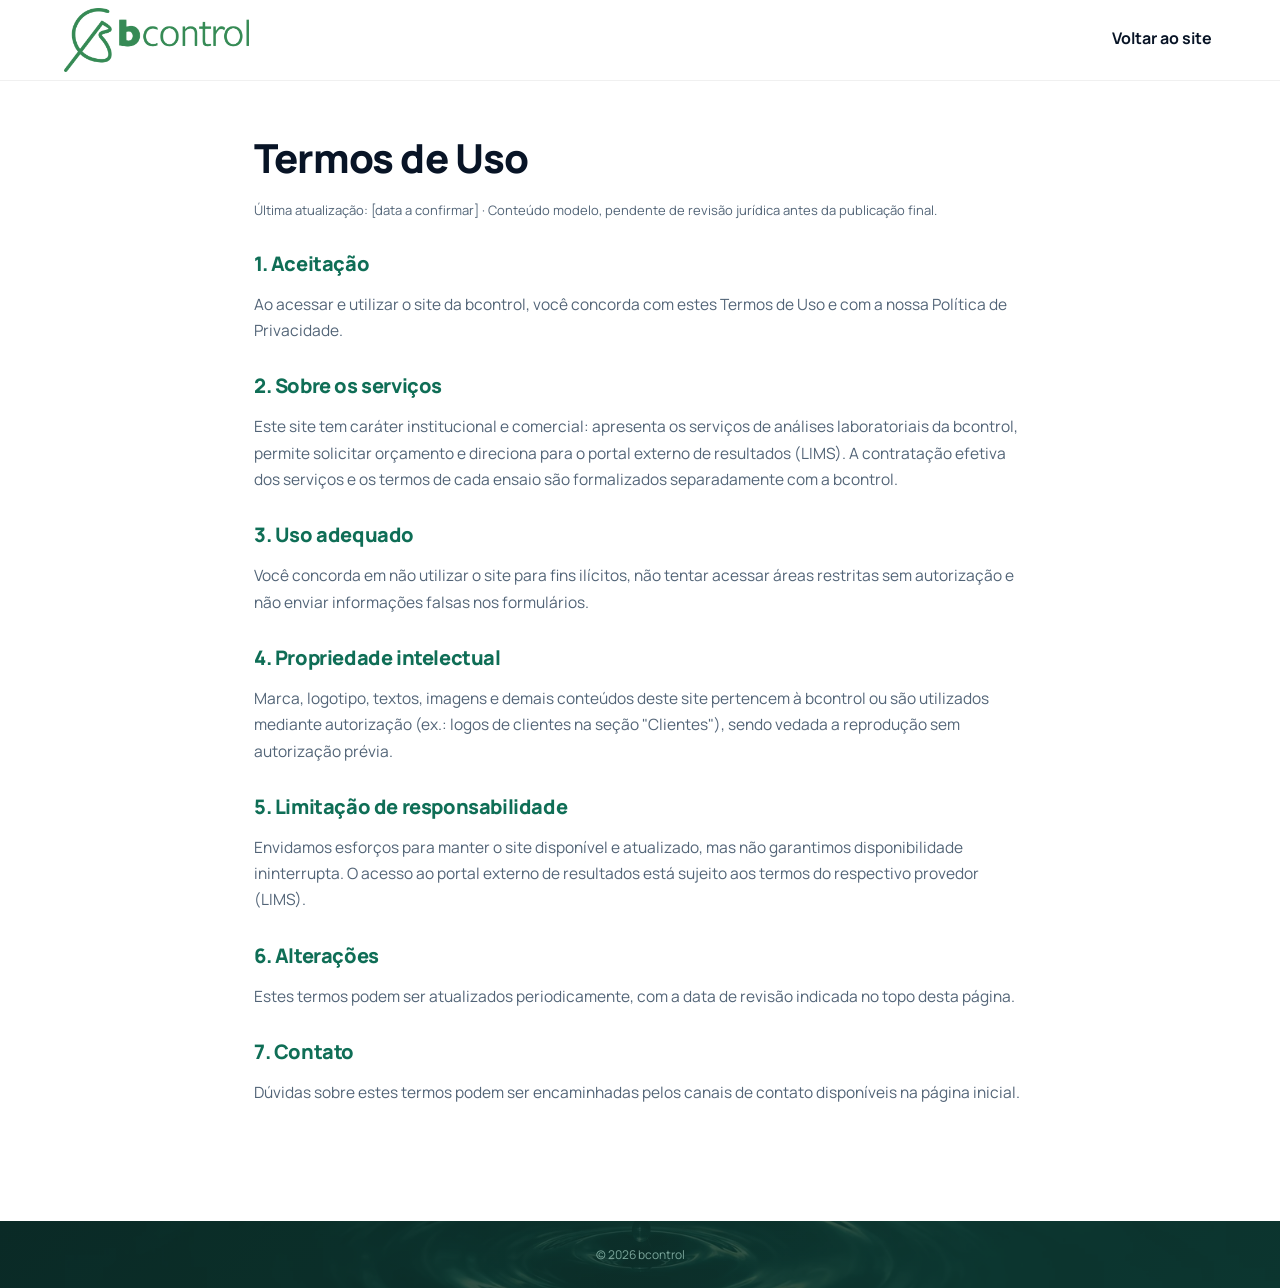
<file: termos.html>
<!doctype html>
<html lang="pt-BR">
<head>
<meta charset="utf-8">
<meta name="viewport" content="width=device-width, initial-scale=1">
<meta name="color-scheme" content="light">
<title>Termos de Uso — bcontrol</title>
<meta name="description" content="Termos de Uso do site da bcontrol — laboratório de análises de água e alimentos.">
<link rel="canonical" href="https://www.bcontrol.com.br/termos.html">
<meta name="robots" content="index, follow">
<meta http-equiv="Cache-Control" content="no-cache, no-store, must-revalidate">
<meta http-equiv="Pragma" content="no-cache">
<meta http-equiv="Expires" content="0">
<link rel="icon" href="assets/favicon/favicon.ico" sizes="any">
<link rel="preconnect" href="https://fonts.googleapis.com">
<link href="https://fonts.googleapis.com/css2?family=Manrope:wght@400;500;600;700;800&display=swap" rel="stylesheet">
<link rel="stylesheet" href="css/style.css?v=16">
</head>
<body>
<a class="skip" href="#main">Pular para o conteúdo</a>
<header class="hd"><div class="main">
  <a class="brand" href="index.html"><img src="assets/logo.png?v=4" alt="bcontrol" style="height:64px;width:auto"></a>
  <nav class="menu" style="display:flex" aria-label="Navegação"><a href="index.html">Voltar ao site</a></nav>
</div></header>

<main id="main" class="pagewrap">
  <h1>Termos de Uso</h1>
  <p class="updated">Última atualização: [data a confirmar] · Conteúdo modelo, pendente de revisão jurídica antes da publicação final.</p>

  <h2>1. Aceitação</h2>
  <p>Ao acessar e utilizar o site da bcontrol, você concorda com estes Termos de Uso e com a nossa <a href="privacidade.html">Política de Privacidade</a>.</p>

  <h2>2. Sobre os serviços</h2>
  <p>Este site tem caráter institucional e comercial: apresenta os serviços de análises laboratoriais da bcontrol, permite solicitar orçamento e direciona para o portal externo de resultados (LIMS). A contratação efetiva dos serviços e os termos de cada ensaio são formalizados separadamente com a bcontrol.</p>

  <h2>3. Uso adequado</h2>
  <p>Você concorda em não utilizar o site para fins ilícitos, não tentar acessar áreas restritas sem autorização e não enviar informações falsas nos formulários.</p>

  <h2>4. Propriedade intelectual</h2>
  <p>Marca, logotipo, textos, imagens e demais conteúdos deste site pertencem à bcontrol ou são utilizados mediante autorização (ex.: logos de clientes na seção "Clientes"), sendo vedada a reprodução sem autorização prévia.</p>

  <h2>5. Limitação de responsabilidade</h2>
  <p>Envidamos esforços para manter o site disponível e atualizado, mas não garantimos disponibilidade ininterrupta. O acesso ao portal externo de resultados está sujeito aos termos do respectivo provedor (LIMS).</p>

  <h2>6. Alterações</h2>
  <p>Estes termos podem ser atualizados periodicamente, com a data de revisão indicada no topo desta página.</p>

  <h2>7. Contato</h2>
  <p>Dúvidas sobre estes termos podem ser encaminhadas pelos canais de contato disponíveis na página inicial.</p>
</main>

<footer style="padding:24px 0;text-align:center;font-size:12px;color:#7ba69b;background:linear-gradient(135deg,#0C2E29,#0F3B34)"><div class="wrap">© 2026 bcontrol</div></footer>
</body>
</html>
</file>
<file: css/style.css>
:root{
 --teal:#149682; --teal-d:#0F6E56; --teal-dd:#0E3A34; --navy:#081426;
 --teal-l:#3FC8B4; --orange:#E77B21; --muted:#526477; --line:#D6E5E7;
 --paper:#F7FCFB; --paper2:#DCEFEC; --white:#fff;
}
*{box-sizing:border-box}
.sr-only{position:absolute;width:1px;height:1px;padding:0;margin:-1px;overflow:hidden;clip:rect(0,0,0,0);white-space:nowrap;border:0}
html{scroll-behavior:smooth}
section[id]{scroll-margin-top:172px}
body{margin:0;font-family:'Manrope',system-ui,sans-serif;color:var(--navy);background:#ffffff;line-height:1.6;overflow-x:hidden}
h1,h2,h3{margin:0;line-height:1.12;font-weight:800;letter-spacing:-.02em}
a{color:inherit;text-decoration:none}
img{max-width:100%;height:auto;display:block}
.wrap{max-width:1200px;margin:0 auto;padding:0 24px}
section{position:relative}
.eyebrow{font-size:12px;font-weight:700;letter-spacing:.16em;text-transform:uppercase;color:var(--muted);display:flex;align-items:center;gap:12px;margin-bottom:14px}
.eyebrow::before{content:"";width:34px;height:3px;background:var(--orange);border-radius:2px}
.h2{font-size:clamp(26px,3.4vw,40px)}
.tl{color:var(--teal)}
.lead{color:#3c4a52;font-size:clamp(15px,1.4vw,18px);max-width:64ch}
.btn{display:inline-flex;align-items:center;gap:8px;font-weight:700;font-size:14px;padding:12px 20px;border-radius:10px;cursor:pointer;border:0;font-family:inherit;transition:.2s;white-space:nowrap}
.btn.solid{background:var(--orange);color:#fff}
.btn.solid:hover{filter:brightness(1.05);transform:translateY(-1px)}
.btn.tealbtn{background:var(--teal);color:#fff}
.btn.ghost{background:transparent;border:1.6px solid var(--teal);color:var(--teal-d)}
.btn.ghost:hover{background:var(--teal);color:#fff}
.btn.ghostw{background:transparent;border:1.6px solid rgba(255,255,255,.7);color:#fff}
.btn.ghostw:hover{background:#fff;color:var(--teal-d)}

/* acessibilidade: foco visível em toda a página */
a:focus-visible,button:focus-visible,input:focus-visible,select:focus-visible,textarea:focus-visible,[tabindex]:focus-visible{
 outline:3px solid var(--orange);outline-offset:2px;border-radius:4px
}

/* ===== HEADER ===== */
header.hd{position:sticky;top:0;z-index:60;background:rgba(255,255,255,.92);backdrop-filter:blur(10px);box-shadow:0 1px 0 rgba(0,0,0,.06)}
.client{background:var(--teal-dd);color:#dff0ea;font-size:12.5px}
.client .wrap{display:flex;align-items:center;gap:12px;padding:9px 24px;flex-wrap:wrap}
.client .lab{font-weight:700;color:#bfe3d8}
.cinput{border:1px solid var(--line);border-radius:8px;padding:7px 10px;font-size:12.5px;width:120px;font-family:inherit}
.client form{display:flex;gap:6px;align-items:center;flex-wrap:wrap}
.mini-teal{background:var(--teal);color:#fff;border:0;border-radius:8px;padding:8px 12px;font-weight:700;font-size:12.5px;cursor:pointer;font-family:inherit}
.lnk{color:#bfe3d8;text-decoration:underline;cursor:pointer;background:none;border:0;font:inherit}
.kit{margin-left:auto;border:1.5px solid #6fd0c0;color:#eafaf5;background:transparent;border-radius:8px;padding:7px 12px;font-weight:700;cursor:pointer;display:inline-flex;gap:6px;align-items:center}
.cbtn-orc{background:var(--orange);color:#fff;border-radius:8px;padding:8px 14px;font-weight:800;font-size:12.5px;text-decoration:none;white-space:nowrap}
.main{max-width:1200px;margin:0 auto;padding:8px 24px;display:flex;align-items:center;gap:20px}
.brand{display:flex;align-items:center;gap:10px}
.brand img{height:72px;width:auto}
nav.menu{display:flex;gap:20px;flex:1;justify-content:flex-end;flex-wrap:wrap}
nav.menu a{font-weight:700;font-size:16px;color:var(--navy);padding:8px 4px;border-radius:0;border-bottom:3px solid transparent}
nav.menu a:hover{color:var(--teal-d);background:var(--paper2)}
nav.menu a.active{color:var(--orange);border-bottom-color:var(--orange)}
.burger{display:none;background:none;border:1px solid var(--line);border-radius:8px;font-size:20px;padding:4px 10px;cursor:pointer}
@media(max-width:1080px){
 header.hd{display:flex;flex-direction:column}
 .main{order:1;flex-wrap:wrap;width:100%;margin:0}
 .brand img{height:48px}
 .burger{display:inline-flex}
 nav.menu{display:none;order:5;flex:1 0 100%;width:100%;flex-direction:column;gap:2px;justify-content:flex-start;align-items:stretch}
 nav.menu.open{display:flex}
 nav.menu a{width:100%;padding:12px 4px;border-bottom:1px solid var(--line)}
 .kit{margin-left:0}
 /* a "área do cliente" (login/kit/cadastro) vira parte da gaveta do menu mobile,
    escondida por padrão e revelada junto com o menu ao abrir o ☰ — sem isso, ela
    ficava sempre visível acima do cabeçalho, empurrando o logo pra baixo e
    "quebrando" em várias linhas numa bagunça de campos e botões. */
 .client{order:2;width:100%;display:none}
 .client.open{display:block}
 .client .wrap{flex-direction:column;align-items:stretch}
 .client form{width:100%}
 .cinput{flex:1;width:auto;min-width:0}
 .client .lnk,.client .kit,.client .cbtn-orc{width:100%;text-align:center;justify-content:center}
 .kit{margin:0}
}
@media(max-width:560px){
 .main{padding:8px 16px}
 .wrap{padding:0 16px}
 .client .wrap{padding:12px 16px}
 .kit span.kit-label{display:inline}
}

/* ===== HERO ===== */
.hero{min-height:88vh;display:flex;align-items:center;overflow:hidden;color:#fff;background:linear-gradient(135deg,#0E3A34,#14514a 55%,#0E3A34)}
.hero video,.hero .heroposter{position:absolute;inset:0;width:100%;height:100%;object-fit:cover;z-index:0}
.hero::after{content:"";position:absolute;inset:0;background:linear-gradient(90deg,rgba(10,32,29,.86) 0%,rgba(10,32,29,.55) 45%,rgba(10,32,29,.15) 100%);z-index:1}
.hero .wrap{position:relative;z-index:2;padding-top:60px;padding-bottom:150px}
.hero .eyebrow{color:#cdeee6}.hero .eyebrow::before{background:var(--orange)}
.hero h1{font-size:clamp(34px,6vw,74px);color:#fff;max-width:15ch}
.hero h1 span{color:var(--teal-l)}
.hero p{color:#dcefea;font-size:clamp(16px,1.6vw,20px);max-width:46ch;margin:18px 0 26px}
.wave{position:absolute;left:0;right:0;bottom:-1px;z-index:2;line-height:0}
.wave svg{width:100%;height:90px;display:block}
@media(max-width:640px){
  .hero{min-height:78vh}
  .hero .wrap{padding-bottom:120px}
  /* o vídeo/poster são enquadrados em paisagem (16:9); num recorte estreito e alto de
     celular, "object-position" central corta fora o elemento principal da cena (o
     gotejador), deixando só o fundo desfocado visível — por isso "parecia" que o vídeo
     não aparecia. Desloca o enquadramento pra mostrar o gotejador também no mobile. */
  .hero video,.hero .heroposter{object-position:78% center}
}

/* ===== NÚMEROS (glass) ===== */
.nums{position:relative;z-index:5;margin-top:-90px}
.nums .grid{display:grid;grid-template-columns:repeat(3,1fr);gap:18px}
@media(max-width:820px){.nums .grid{grid-template-columns:repeat(2,1fr)}}
@media(max-width:420px){.nums .grid{grid-template-columns:1fr}}
.glass{background:rgba(255,255,255,.55);backdrop-filter:blur(14px);-webkit-backdrop-filter:blur(14px);border:1px solid rgba(255,255,255,.7);border-radius:18px;box-shadow:0 20px 40px -20px rgba(14,58,52,.35);padding:26px 20px;text-align:center}
.glass .n{font-size:clamp(30px,3.4vw,44px);font-weight:800;color:var(--teal);line-height:1}
.glass .l{color:var(--muted);font-size:14px;margin-top:8px}

/* ===== SECTIONS ===== */
.sec{padding:clamp(56px,8vw,110px) 0}
.sec.paper2{background:var(--paper2)}
.sec.bgwhite{background:#fff}
.sec.dark{background:linear-gradient(135deg,#0E3A34,#14514a);color:#fff}
.sec.dark .eyebrow{color:#a9d8cf}.sec.dark .lead{color:#cfe6df}
.grid2{display:grid;grid-template-columns:1.05fr .95fr;gap:44px;align-items:center}
@media(max-width:900px){.grid2{grid-template-columns:1fr;gap:28px}}
.quem-img{position:relative}
.quem-img img{border-radius:18px;box-shadow:0 30px 60px -30px rgba(14,58,52,.5)}
.quem-carousel{position:relative;z-index:0;border-radius:18px;overflow:hidden;box-shadow:0 30px 60px -30px rgba(14,58,52,.5);aspect-ratio:900/489;background:var(--paper2)}
.quem-carousel .slide{position:absolute;inset:0;opacity:0;transition:opacity 1.1s ease}
.quem-carousel .slide.active{opacity:1;z-index:1}
.quem-carousel .slide img{width:100%;height:100%;object-fit:cover;display:block}
.quem-badge{position:absolute;right:-10px;bottom:-18px;background:rgba(255,255,255,.6);backdrop-filter:blur(12px);border:1px solid rgba(255,255,255,.8);border-radius:16px;padding:16px 18px;max-width:220px;font-weight:700;color:var(--teal-d);box-shadow:0 20px 40px -20px rgba(14,58,52,.4)}
@media(max-width:520px){.quem-badge{position:static;margin-top:14px;max-width:none}}

.quem-extra{margin-top:48px;padding-top:40px;border-top:1px solid var(--line)}
.quem-extra h3{font-size:clamp(19px,2.2vw,24px);color:var(--navy);margin-bottom:12px}
.quem-extra p{max-width:none}

/* ---------- galeria institucional (fotos e vídeos) ---------- */
.gallery-block{margin-top:40px;padding-top:32px;border-top:1px solid var(--line)}
.gallery-title{font-size:clamp(19px,2.2vw,24px);color:var(--navy);display:flex;align-items:center;gap:12px;margin:0 0 6px}
.gallery-title::before{content:"";width:28px;height:3px;background:var(--orange);border-radius:2px;flex:0 0 auto}
.gallery-sub{color:var(--muted);font-size:14px;margin:0 0 20px}
.gallery-wrap{display:flex;align-items:center;gap:12px}
.gallery-track{flex:1;min-width:0;display:flex;gap:14px;overflow-x:auto;scroll-snap-type:x mandatory;scrollbar-width:none;-ms-overflow-style:none;padding-bottom:4px}
.gallery-track::-webkit-scrollbar{display:none}
.gallery-item{position:relative;flex:0 0 200px;aspect-ratio:4/3;border-radius:14px;overflow:hidden;cursor:pointer;scroll-snap-align:start;background:var(--paper2);box-shadow:0 10px 24px -18px rgba(14,58,52,.35);border:0;padding:0}
.gallery-item img{width:100%;height:100%;object-fit:cover;display:block}
.gallery-item:focus-visible{outline:3px solid var(--orange);outline-offset:2px}
.gitem-icon{position:absolute;right:8px;bottom:8px;width:30px;height:30px;border-radius:50%;background:rgba(255,255,255,.92);display:flex;align-items:center;justify-content:center;box-shadow:0 4px 10px rgba(0,0,0,.18);color:var(--teal-d)}
.gitem-icon.play{color:var(--orange)}
.gnav{position:static;flex:0 0 auto;width:46px;height:46px;border-radius:50%;background:#fff;border:1px solid var(--line);display:grid;place-items:center;cursor:pointer;box-shadow:0 10px 24px -12px rgba(0,0,0,.3);z-index:3;color:var(--teal-d);font-size:20px}
.gnav:hover{background:var(--teal);color:#fff}
@media(max-width:640px){.gnav{display:none}}
.gallery-dots{display:flex;justify-content:center;gap:8px;margin-top:14px}
.gallery-dots button{width:8px;height:8px;border-radius:50%;background:var(--line);border:0;padding:0;cursor:pointer;transition:all .2s}
.gallery-dots button.active{background:var(--teal);width:22px;border-radius:5px}

.lightbox{position:fixed;inset:0;background:rgba(8,20,38,.86);display:none;align-items:center;justify-content:center;z-index:200;padding:24px}
.lightbox.open{display:flex}
.lightbox-inner{max-width:min(92vw,1000px);width:100%}
.lightbox-inner img{width:100%;height:auto;max-height:88vh;object-fit:contain;border-radius:10px;display:block;margin:0 auto}
.lightbox-inner .yt-wrap{position:relative;width:100%;padding-top:56.25%;border-radius:10px;overflow:hidden;background:#000}
.lightbox-inner .yt-wrap iframe{position:absolute;inset:0;width:100%;height:100%;border:0}
.lightbox-close{position:fixed;top:18px;right:22px;width:44px;height:44px;border-radius:50%;background:rgba(255,255,255,.12);color:#fff;border:1px solid rgba(255,255,255,.3);font-size:24px;line-height:1;cursor:pointer;z-index:201}
.lightbox-close:hover{background:rgba(255,255,255,.22)}
.lightbox-nav{position:fixed;top:50%;transform:translateY(-50%);width:52px;height:52px;border-radius:50%;background:rgba(255,255,255,.12);color:#fff;border:1px solid rgba(255,255,255,.3);font-size:26px;line-height:1;cursor:pointer;z-index:201;display:grid;place-items:center}
.lightbox-nav:hover{background:rgba(255,255,255,.22)}
.lightbox-nav.prev{left:18px}
.lightbox-nav.next{right:18px}
@media(max-width:640px){.lightbox-nav{width:42px;height:42px;font-size:20px}.lightbox-nav.prev{left:6px}.lightbox-nav.next{right:6px}}

/* missão / visão / valores */
.mvv{display:grid;grid-template-columns:repeat(3,1fr);gap:22px;margin-top:32px}
@media(max-width:900px){.mvv{grid-template-columns:1fr}}
.mvv-card{background:#fff;border:1px solid var(--line);border-radius:16px;padding:26px 24px;box-shadow:0 20px 40px -32px rgba(14,58,52,.35)}
.mvv-card h3{font-size:18px;color:var(--teal-d);margin-bottom:10px}
.mvv-card p{color:var(--muted);font-size:14.5px;line-height:1.65;margin:0}
.mvv-card ul{list-style:none;margin:0;padding:0;display:flex;flex-direction:column;gap:12px}
.mvv-card ul li{color:var(--muted);font-size:14.5px;line-height:1.55}
.mvv-card ul li b{display:block;color:var(--navy);font-weight:800;margin-bottom:2px}

/* diferenciais */
.difs{display:grid;grid-template-columns:repeat(4,1fr);gap:8px;margin-top:36px}
@media(max-width:820px){.difs{grid-template-columns:repeat(2,1fr);gap:24px}}
.dif{padding:0 18px;text-align:center;border-left:1px solid rgba(255,255,255,.14)}
.dif:first-child{border-left:0}
@media(max-width:820px){.dif{border-left:0}}
.dif .ring{width:96px;height:96px;border-radius:50%;border:2px solid var(--teal-l);margin:0 auto 18px;display:grid;place-items:center;background:rgba(255,255,255,.86);backdrop-filter:blur(3px);box-shadow:0 10px 30px -12px rgba(0,0,0,.4)}
.dif .ring img{width:56px;height:56px;object-fit:contain}
.dif b{display:block;font-size:17px;font-weight:800}

/* serviços accordion */
.acc{margin-top:30px;border-top:1px solid var(--line)}
.acc .item{border-bottom:1px solid var(--line)}
.acc .head{display:flex;align-items:center;justify-content:space-between;padding:24px 6px;cursor:pointer;width:100%;background:none;border:0;text-align:left;font-family:inherit;color:inherit}
.acc .head h3{font-size:clamp(20px,2.4vw,28px);color:var(--navy)}
.acc .item.open .head h3{color:var(--teal-d)}
.acc .chev{width:34px;height:34px;border:1px solid var(--line);border-radius:50%;display:grid;place-items:center;color:var(--teal-d);transition:.3s;flex:none}
.acc .item.open .chev{transform:rotate(180deg);background:var(--teal);color:#fff;border-color:var(--teal)}
.acc .body{max-height:0;overflow:hidden;transition:max-height .4s ease}
.acc .body .inner{padding:0 6px 26px;color:var(--muted);font-size:16px}
.chips{display:flex;flex-wrap:wrap;gap:8px;margin-top:14px}
.chip{background:var(--paper2);border:1px solid var(--line);border-radius:20px;padding:5px 12px;font-size:13px;color:var(--teal-d);font-weight:600}
.chip.sec{background:#fff}
.subt{font-size:12px;text-transform:uppercase;letter-spacing:.12em;color:var(--muted);font-weight:700;margin-top:18px}

/* documentos */
.docs{display:grid;grid-template-columns:repeat(4,1fr);gap:16px;margin-top:30px}
@media(max-width:820px){.docs{grid-template-columns:repeat(2,1fr)}}
@media(max-width:480px){.docs{grid-template-columns:1fr}}
.doc{background:#fff;border:1px solid var(--line);border-radius:14px;padding:18px;display:flex;flex-direction:column;gap:10px}
.doc b{font-size:15px}
.doc .dl{color:var(--teal-d);font-weight:700;font-size:13px;display:inline-flex;gap:6px;align-items:center;cursor:pointer;background:none;border:0;font-family:inherit;padding:0}
.doc .dl[aria-disabled="true"]{color:var(--muted);cursor:default}

/* sliders */
.slider{position:relative;margin-top:34px}
.track{display:flex;gap:22px;overflow-x:auto;scroll-behavior:smooth;scroll-snap-type:x mandatory;padding:6px 2px 16px;-ms-overflow-style:none;scrollbar-width:none}
.track::-webkit-scrollbar{display:none}
.card-img{flex:0 0 auto;width:340px;scroll-snap-align:center;border-radius:18px;overflow:hidden;box-shadow:0 24px 50px -28px rgba(14,58,52,.45)}
.card-img img{width:100%;height:auto}
.card-img figcaption{margin:0;padding:14px 16px;background:#fff;font-weight:700;font-size:14px;color:var(--navy)}
.card-img figcaption span{display:block;font-weight:500;color:var(--muted);font-size:12.5px;margin-top:2px}
.equipe .track{justify-content:center;gap:24px}
.equipe .card-img{width:min(30%,280px)}
@media(max-width:640px){
  .equipe .card-img,.card-img{width:78vw}
  /* com overflow (mobile), "justify-content:center" deixa o 1º card inacessível (o
     scroll trava em 0 sem nunca chegar nele) — um bug conhecido de flexbox com
     conteúdo centralizado maior que o container. Em telas largas (sem overflow) o
     "center" acima continua valendo e os 3 cards ficam centralizados normalmente. */
  .equipe .track{justify-content:flex-start}
}
.snav{position:absolute;top:44%;width:46px;height:46px;border-radius:50%;background:#fff;border:1px solid var(--line);display:grid;place-items:center;cursor:pointer;box-shadow:0 10px 24px -12px rgba(0,0,0,.3);z-index:3;color:var(--teal-d);font-size:20px}
.snav.prev{left:-6px}.snav.next{right:-6px}
.snav:hover{background:var(--teal);color:#fff}
@media(max-width:640px){.snav{display:none}}
.dots{display:none;gap:8px;justify-content:center;margin-top:14px}
.dot{width:8px;height:8px;border-radius:50%;background:var(--line);cursor:pointer;border:0;padding:0;transition:all .2s}
.dot.on{background:var(--teal);width:22px;border-radius:6px}
@media(max-width:640px){.dots.show{display:flex}}

/* depoimentos (texto real, sem imagem) */
.testi-card{flex:0 0 auto;width:340px;scroll-snap-align:center;background:#fff;border:1px solid var(--line);border-radius:18px;box-shadow:0 24px 50px -28px rgba(14,58,52,.35);padding:26px 24px;display:flex;flex-direction:column;gap:14px}
.testi-card .quote-mark{color:var(--teal-l);font-size:40px;line-height:1;font-weight:800}
.testi-card p{margin:0;color:var(--navy);font-size:15.5px;line-height:1.6}
.testi-card .who{margin-top:auto;font-weight:700;font-size:14px;color:var(--teal-d)}
.testi-card .who span{display:block;font-weight:500;color:var(--muted);font-size:12.5px}
@media(max-width:640px){.testi-card{width:82vw}}

/* clientes marquee */
.logos{margin-top:30px;overflow:hidden;-webkit-mask-image:linear-gradient(90deg,transparent,#000 8%,#000 92%,transparent)}
.logos .row{display:flex;gap:90px;align-items:center;width:max-content;animation:scroll 24s linear infinite}
.logos img{height:120px;width:auto;object-fit:contain;filter:none;opacity:1;transition:.3s}
.logos img:hover{transform:scale(1.04)}
@keyframes scroll{from{transform:translateX(0)}to{transform:translateX(-50%)}}
@media(max-width:640px){.logos img{height:70px}.logos .row{gap:48px}}
@media(prefers-reduced-motion:reduce){.logos .row{animation:none;overflow-x:auto}}

/* faq */
.faq{margin-top:30px;max-width:900px}
.faq .item{background:#fff;border:1px solid var(--line);border-radius:12px;margin-bottom:12px;overflow:hidden}
.faq .head{display:flex;justify-content:space-between;align-items:center;gap:14px;padding:18px 20px;cursor:pointer;font-weight:700;width:100%;background:none;border:0;text-align:left;font-family:inherit;color:inherit;font-size:15px}
.faq .item.open .head{color:var(--teal-d)}
.faq .chev{transition:.3s;flex:none;color:var(--teal-d)}
.faq .item.open .chev{transform:rotate(180deg)}
.faq .body{max-height:0;overflow:hidden;transition:max-height .35s ease}
.faq .body .inner{padding:0 20px 18px;color:var(--muted);white-space:pre-line}

/* orçamento */
.formwrap{background:#fff;border:1px solid var(--line);border-radius:20px;padding:clamp(22px,3vw,40px);box-shadow:0 30px 60px -40px rgba(14,58,52,.4);display:grid;grid-template-columns:1.15fr .85fr;gap:34px;margin-top:30px}
@media(max-width:900px){.formwrap{grid-template-columns:1fr}}
.field{margin-bottom:14px}
.field label{display:block;font-size:13px;font-weight:700;color:var(--navy);margin-bottom:6px}
.field input,.field select,.field textarea{width:100%;border:1px solid #C7DDE2;border-radius:10px;padding:12px 14px;font-size:15px;font-family:inherit;color:var(--navy);background:#fff}
.field input:focus,.field select:focus,.field textarea:focus{outline:2px solid var(--teal);border-color:var(--teal)}
.field.hp{position:absolute;left:-9999px;width:1px;height:1px;overflow:hidden}
.field-msg{font-size:13px;margin-top:10px;padding:10px 12px;border-radius:8px;display:none}
.field-msg.ok{display:block;background:#e5f7f2;color:var(--teal-d)}
.field-msg.err{display:block;background:#fdecea;color:#b3261e}
.f2{display:grid;grid-template-columns:1fr 1fr;gap:14px}
@media(max-width:520px){.f2{grid-template-columns:1fr}}
.formbtns{display:flex;gap:12px;flex-wrap:wrap;margin-top:6px}
.office img{border-radius:16px;box-shadow:0 20px 40px -24px rgba(14,58,52,.4)}
.addr{color:var(--muted);font-size:14px;margin-top:14px;border-left:3px solid var(--orange);padding-left:12px}

/* footer */
footer{position:relative;background:linear-gradient(135deg,#0C2E29,#0F3B34);color:#bcd8cf;padding:56px 0 90px;overflow:hidden}
footer::before{content:'';position:absolute;inset:0;background:url('../assets/agua_diferenciais_full.webp') center/cover no-repeat;opacity:.14;z-index:0}
footer .wrap{position:relative;z-index:1}
footer .cols{display:grid;grid-template-columns:1.4fr 1fr 1fr 1.2fr;gap:30px}
@media(max-width:820px){footer .cols{grid-template-columns:1fr 1fr}}
@media(max-width:480px){footer .cols{grid-template-columns:1fr}}
footer h4{color:#fff;font-size:14px;margin:0 0 12px;font-weight:800;letter-spacing:.04em}
footer a{display:block;color:#bcd8cf;font-size:14px;padding:3px 0}
footer a:hover{color:#fff}
.flogo{display:flex;align-items:center;gap:10px;margin-bottom:12px}
.flogo img{height:40px;filter:brightness(0) invert(1);opacity:.95}
.social{display:flex;gap:10px;margin-top:12px;align-items:center;flex-wrap:wrap}
.social a:not(.satisfacao-cta){width:38px;height:38px;border:1px solid #3f7d70;border-radius:10px;display:grid;place-items:center;flex:0 0 auto}
.social svg{width:18px;height:18px;fill:#cfe6df}
.social a:not(.satisfacao-cta):hover{background:#17604f}
.satisfacao-cta{display:inline-flex;align-items:center;gap:6px;height:44px;padding:0 20px;border-radius:12px;background:var(--orange);color:#fff;font-size:14px;font-weight:800;white-space:nowrap;width:auto;box-shadow:0 6px 16px -6px rgba(0,0,0,.4)}
.satisfacao-cta::before{content:"★";font-size:13px}
.satisfacao-cta:hover{background:#c96a16}
.copy{border-top:1px solid #245149;margin-top:34px;padding-top:18px;font-size:12px;color:#7ba69b;display:flex;justify-content:space-between;flex-wrap:wrap;gap:10px}
.uman-credit{display:inline-flex;align-items:center;gap:6px;color:#7ba69b;text-decoration:none}
.uman-credit:hover{color:#a8d2c8}
.uman-credit img{height:22px;width:auto;display:block}

/* floats */
.fab{position:fixed;right:22px;bottom:22px;z-index:80;background:#25D366;color:#fff;border-radius:50%;width:58px;height:58px;display:grid;place-items:center;box-shadow:0 12px 28px rgba(0,0,0,.25);cursor:pointer}
.fab svg{width:30px;height:30px;fill:#fff}
.a11y{position:fixed;left:22px;bottom:22px;z-index:80;background:#1B4DB1;color:#fff;border-radius:50%;width:52px;height:52px;display:grid;place-items:center;cursor:pointer;border:0;font-size:22px}
.a11y-panel{position:fixed;left:22px;bottom:84px;z-index:81;background:#fff;color:var(--navy);border:1px solid var(--line);border-radius:14px;box-shadow:0 16px 40px rgba(0,0,0,.2);padding:14px;width:230px;display:none}
.a11y-panel.open{display:block}
.a11y-panel h5{margin:0 0 4px;font-size:14px}
.a11y-row{display:flex;gap:6px;margin:10px 0}
.a11y-row button{flex:1;border:1px solid var(--line);background:#fff;border-radius:8px;padding:8px;cursor:pointer;font-weight:700;font-family:inherit}
html.hc{filter:contrast(1.15) saturate(1.1)}
.cookie{position:fixed;left:0;right:0;bottom:0;z-index:70;background:#fff;border-top:1px solid var(--line);padding:14px 20px;display:flex;align-items:center;gap:16px;justify-content:center;flex-wrap:wrap;font-size:13px;color:var(--muted);box-shadow:0 -6px 20px rgba(0,0,0,.06)}
.cookie-btns{display:flex;gap:10px;flex-wrap:wrap}
.toast{position:fixed;left:50%;bottom:96px;transform:translateX(-50%) translateY(16px);background:var(--navy);color:#fff;padding:12px 18px;border-radius:10px;font-size:14px;opacity:0;pointer-events:none;transition:.25s;z-index:100}
.toast.show{opacity:1;transform:translateX(-50%) translateY(0)}
.skip{position:absolute;left:-9999px;top:0;background:var(--navy);color:#fff;padding:10px 16px;z-index:200}
.skip:focus{left:0}

/* reveal */
.reveal{opacity:0;transform:translateY(28px);transition:opacity .7s ease,transform .7s ease}
.reveal.in{opacity:1;transform:none}
.reveal.d1{transition-delay:.08s}.reveal.d2{transition-delay:.16s}.reveal.d3{transition-delay:.24s}
@media(prefers-reduced-motion:reduce){.reveal{opacity:1;transform:none;transition:none}}
@media(max-width:900px){footer::before{background-attachment:scroll}#dif .water-full,#cta .cta-bg{transform:none!important}}

/* textura de água (topo dos Serviços e base dos Diferenciais) */
#serv{background:#fff}
#dif{overflow:hidden;position:relative;background:linear-gradient(180deg,#0E3A34 0%,#0E3A34 36%,#0b302b 100%)}
#dif .water-full{position:absolute;left:0;right:0;top:-35%;height:170%;background:url('../assets/dif_agua_alimento.webp') center center/cover no-repeat;z-index:0;will-change:transform}
#dif .dif-overlay{position:absolute;inset:0;z-index:1;pointer-events:none;background:linear-gradient(180deg,rgba(6,26,23,.92) 0%,rgba(6,26,23,.30) 22%,rgba(6,26,23,.10) 50%,rgba(6,26,23,.34) 78%,rgba(6,26,23,.92) 100%),linear-gradient(180deg,rgba(14,58,52,.35),rgba(14,58,52,.30))}
#dif .wrap{position:relative;z-index:2}
#dif .difwave{position:absolute;left:0;right:0;bottom:-1px;z-index:3;line-height:0}
#dif .difwave svg{width:100%;height:90px;display:block}
#dif .wrap{position:relative;z-index:1}

.acc .panel{display:grid;grid-template-columns:1.1fr .9fr;gap:26px;align-items:start}
@media(max-width:820px){.acc .panel{grid-template-columns:1fr}}
.acc .intro{color:#3c4a52;font-size:16px;margin:0 0 12px}
.acc .stlist{list-style:none;margin:0;padding:0}
.acc .stlist li{display:flex;justify-content:space-between;gap:14px;padding:10px 0;border-bottom:1px dashed var(--line);font-size:15px}
.acc .stlist li b{color:var(--navy)}
.acc .stlist .nm{color:var(--teal-d);font-family:'Manrope';font-weight:700;font-size:12px;background:#EAF6F5;border-radius:6px;padding:2px 8px;white-space:nowrap;align-self:center}
.acc .servimg{position:relative;border-radius:14px;overflow:hidden;box-shadow:0 20px 40px -26px rgba(14,58,52,.4);background:#EAF6F5;aspect-ratio:4/3;min-height:240px}
.acc .servimg img{width:100%;height:100%;object-fit:cover;display:block;filter:saturate(.9) hue-rotate(-12deg)}
.acc .servimg::after{content:'';position:absolute;inset:0;background:linear-gradient(180deg,rgba(20,150,130,.16),rgba(15,110,86,.28));mix-blend-mode:multiply;pointer-events:none}

/* Faixa de CTA com parallax */
#cta{position:relative;overflow:hidden;background:#0E3A34;padding:clamp(70px,10vw,120px) 0;text-align:center;color:#fff}
#cta .cta-bg{position:absolute;left:0;right:0;top:-35%;height:170%;background:url('../assets/agua_diferenciais_full.webp') center center/cover no-repeat;z-index:0;will-change:transform}
#cta .cta-ov{position:absolute;inset:0;z-index:1;pointer-events:none;background:linear-gradient(180deg,rgba(6,26,23,.90),rgba(6,26,23,.55) 45%,rgba(6,26,23,.90)),linear-gradient(180deg,rgba(14,58,52,.30),rgba(14,58,52,.30))}
#cta .wrap{position:relative;z-index:2}
#cta h2{font-size:clamp(26px,3.4vw,40px);color:#fff;margin:0 0 10px}
#cta p{color:#dcefea;font-size:clamp(15px,1.5vw,18px);max-width:56ch;margin:0 auto 22px}
#cta .cta-row{justify-content:center}

/* páginas institucionais (privacidade / termos / 404) */
.pagewrap{max-width:820px;margin:0 auto;padding:56px 24px 100px}
.pagewrap h1{font-size:clamp(28px,4vw,40px);margin-bottom:18px}
.pagewrap h2{font-size:20px;margin:32px 0 10px;color:var(--teal-d)}
.pagewrap p,.pagewrap li{color:var(--muted);font-size:15.5px;line-height:1.7}
.pagewrap .updated{font-size:13px;color:var(--muted);margin-bottom:28px}
</file>
